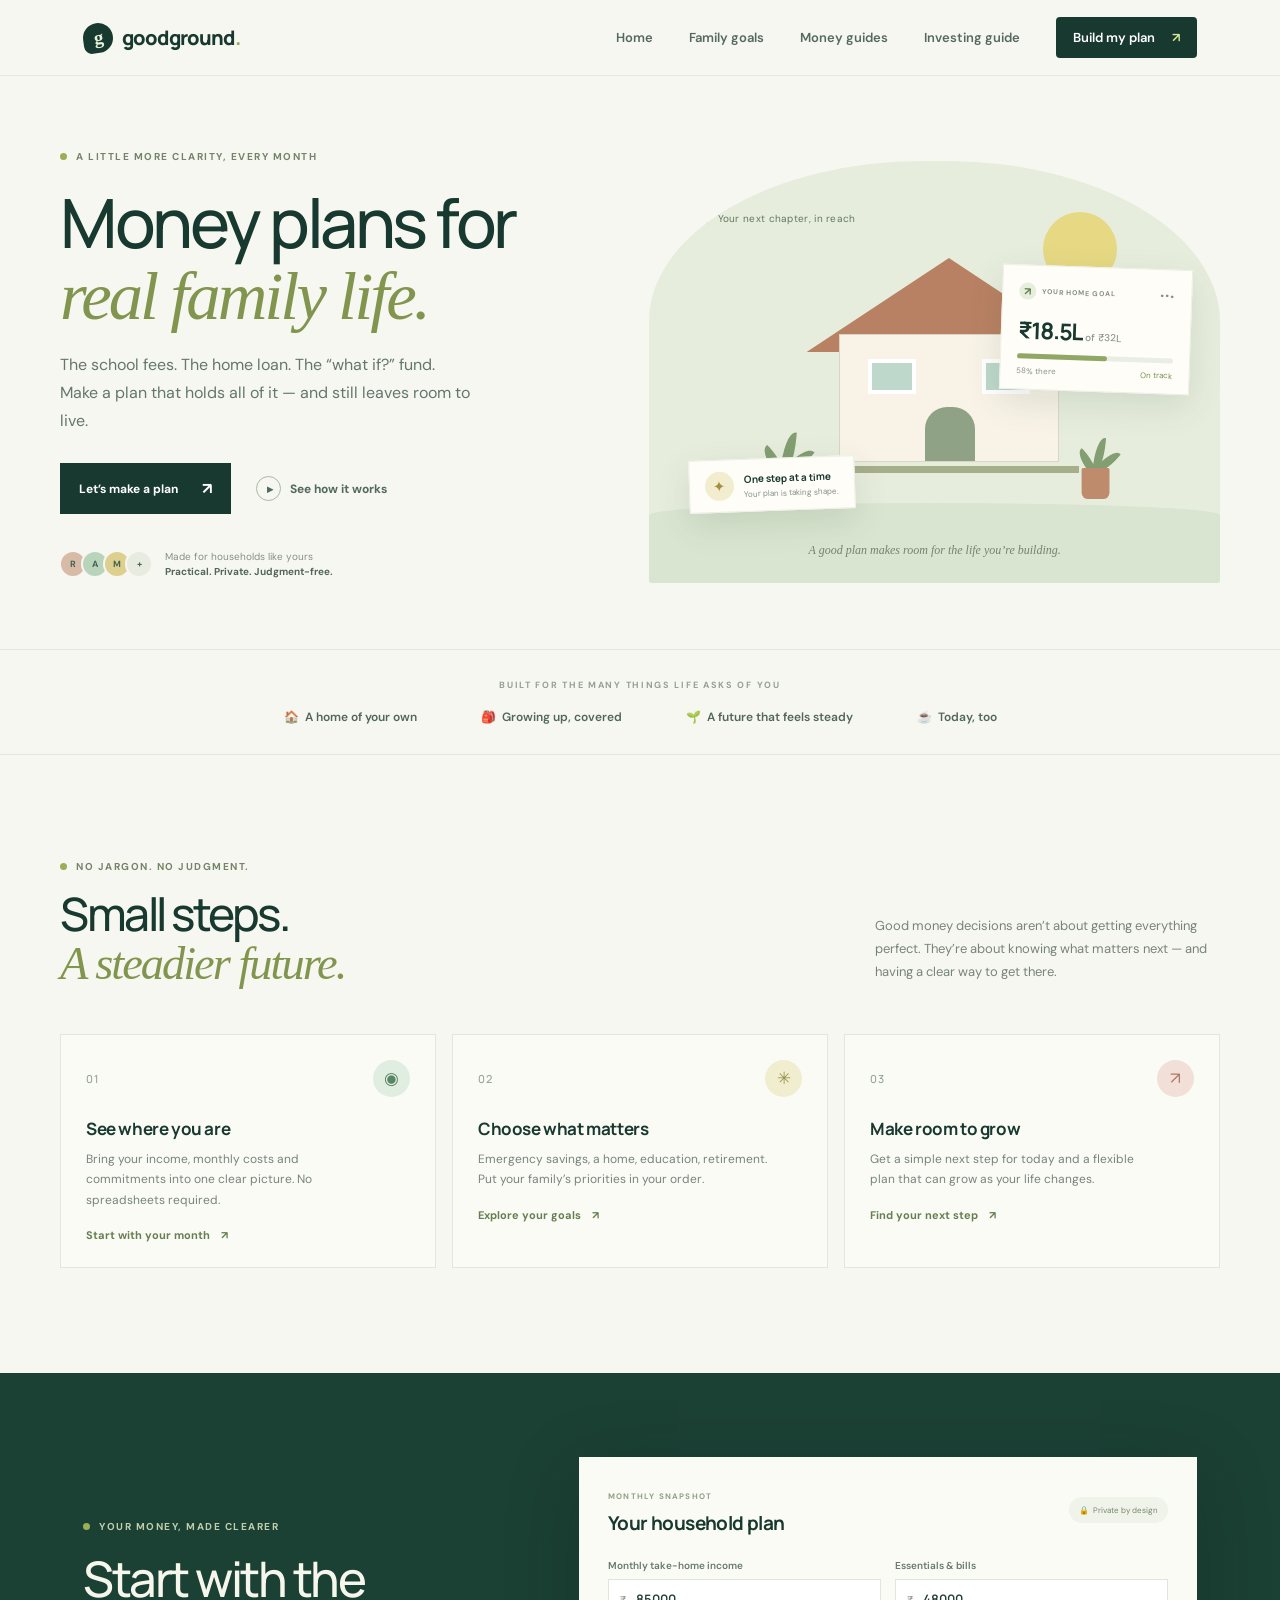
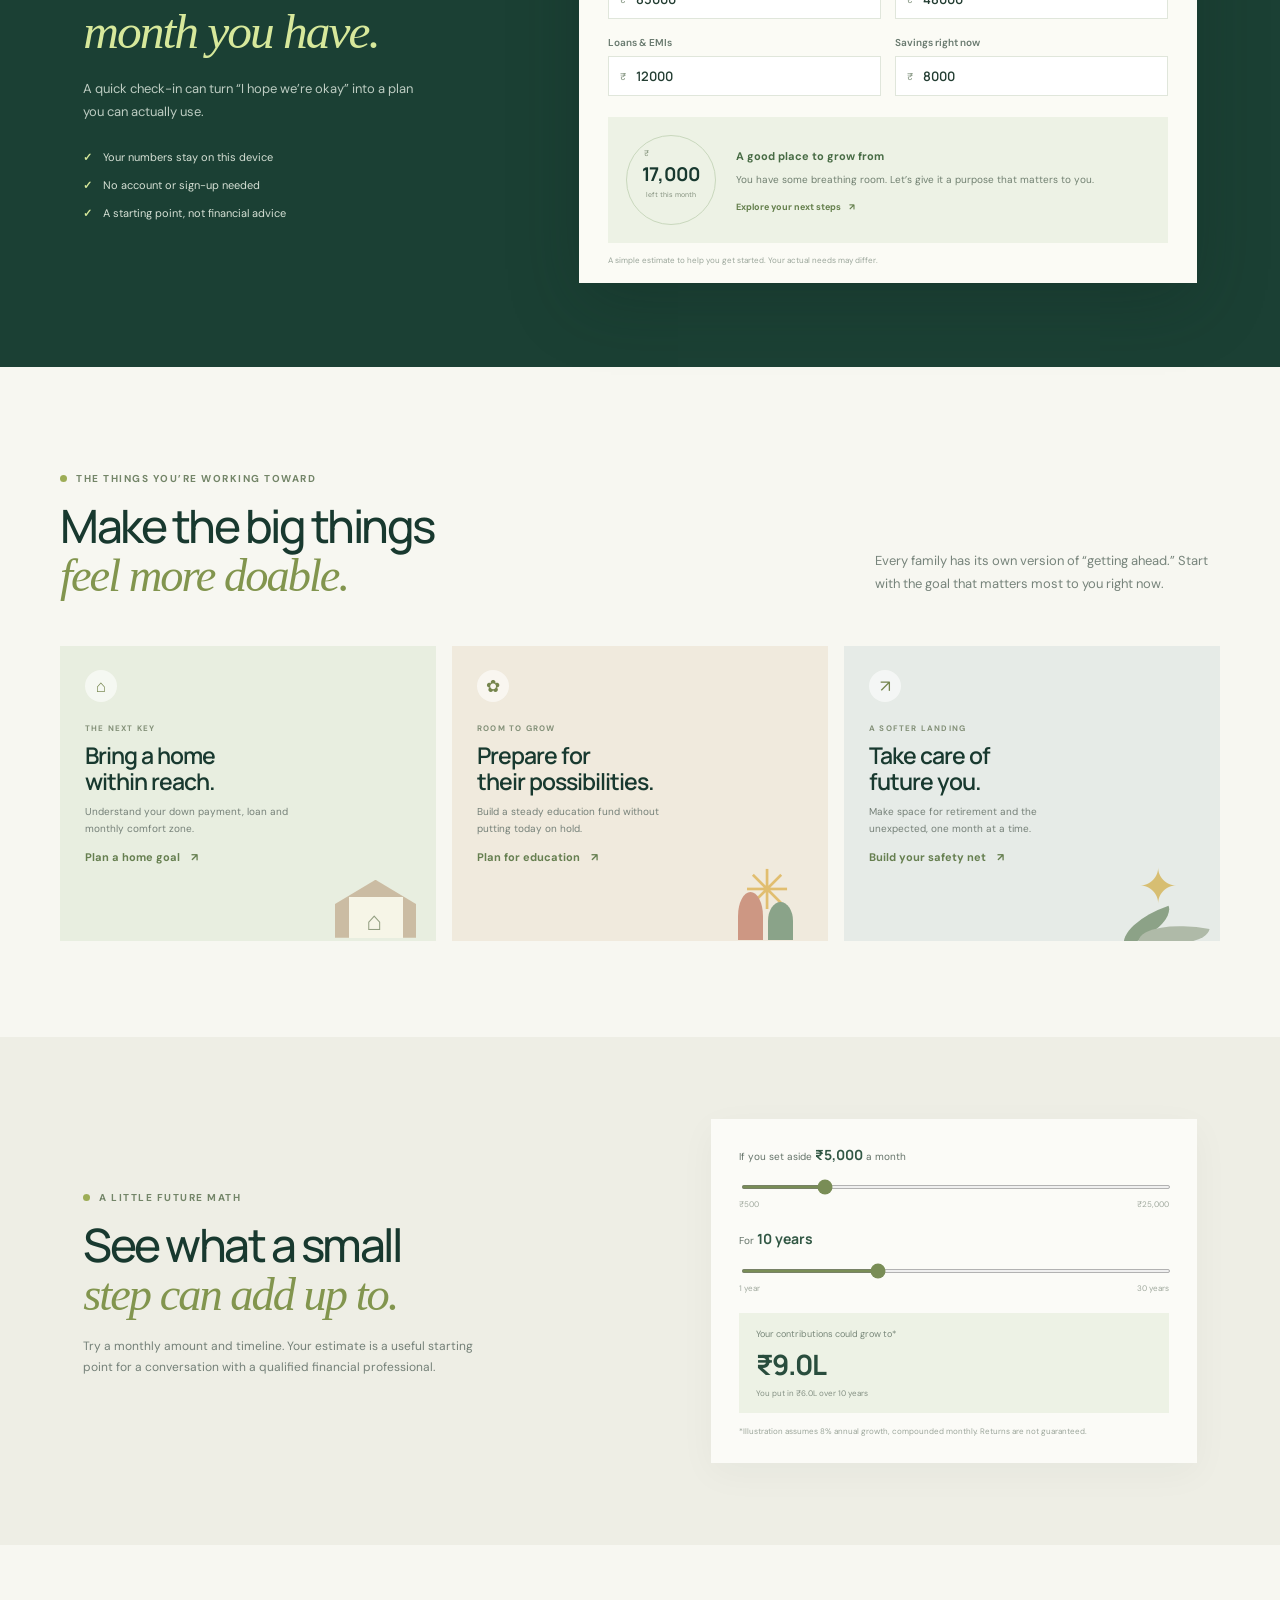
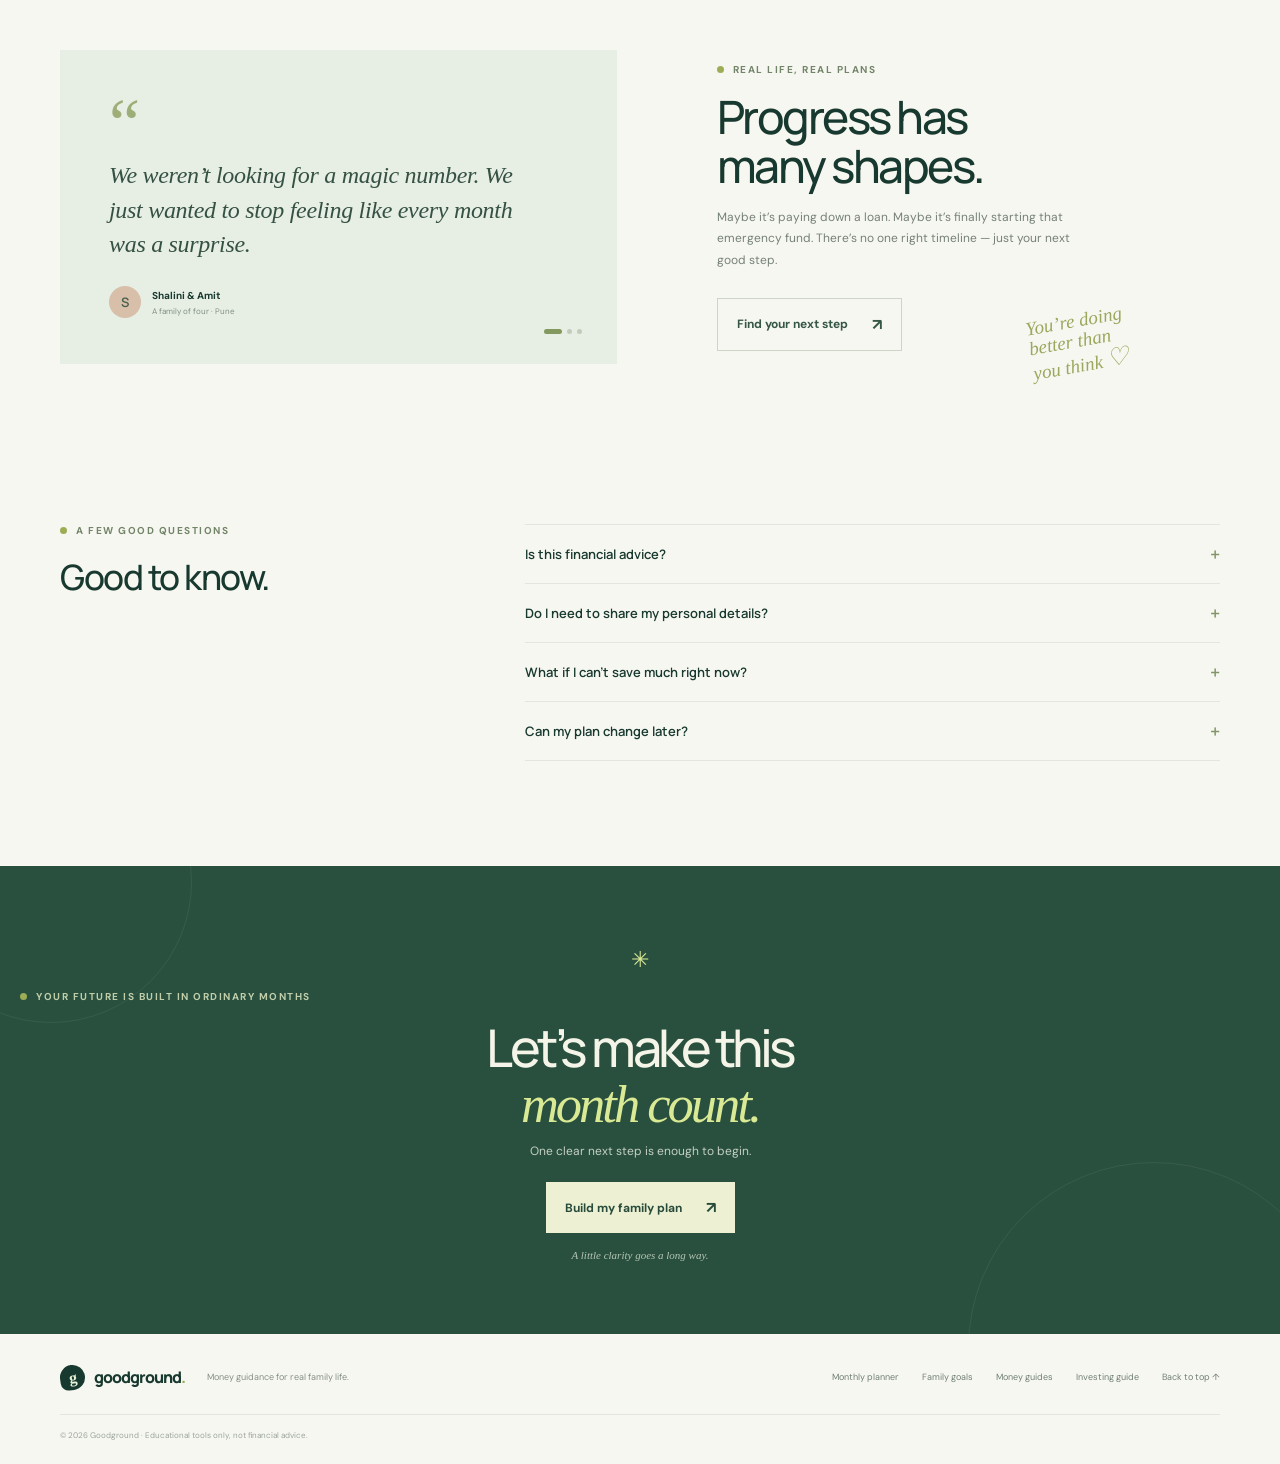
<file: index.html>
<!doctype html>
<html lang="en">
  <head>
    <meta charset="UTF-8" />
    <meta name="viewport" content="width=device-width, initial-scale=1.0" />
    <meta name="theme-color" content="#f7f7f1" />
    <meta name="description" content="Clear, practical money guidance for every season of family life. Build a budget, plan your goals and feel more confident about tomorrow." />
    <title>Goodground — money guidance for real life</title>
    <link rel="preconnect" href="https://fonts.googleapis.com" />
    <link rel="preconnect" href="https://fonts.gstatic.com" crossorigin />
    <link href="https://fonts.googleapis.com/css2?family=DM+Sans:wght@400;500;600;700&family=Manrope:wght@400;500;600;700;800&display=swap" rel="stylesheet" />
    <link rel="stylesheet" href="./styles.css" />
    <link rel="stylesheet" href="./pages.css" />
  </head>
  <body class="home-page">
    <header class="site-header">
      <a class="brand" href="#home" aria-label="Goodground home"><span class="brand-mark">g</span><span>goodground<span class="brand-period">.</span></span></a>
      <button class="menu-toggle" aria-label="Open navigation" aria-expanded="false"><span></span><span></span></button>
      <nav class="main-nav" aria-label="Main navigation">
        <a href="index.html" aria-current="page">Home</a><a href="goals.html">Family goals</a><a href="guides.html">Money guides</a><a href="investing.html">Investing guide</a>
        <a class="nav-cta" href="planner.html">Build my plan <span>↗</span></a>
      </nav>
    </header>

    <main>
      <section class="hero" id="home">
        <div class="hero-copy">
          <div class="eyebrow"><span class="eyebrow-dot"></span> A little more clarity, every month</div>
          <h1>Money plans for<br /><em>real family life.</em></h1>
          <p class="hero-intro">The school fees. The home loan. The “what if?” fund. Make a plan that holds all of it — and still leaves room to live.</p>
          <div class="hero-actions"><a class="button button-dark" href="#planner">Let’s make a plan <span>↗</span></a><a class="text-link" href="#how"><span class="play">▶</span> See how it works</a></div>
          <div class="hero-note"><div class="avatar-stack"><span>R</span><span>A</span><span>M</span><span>+</span></div><p>Made for households like yours<br /><strong>Practical. Private. Judgment-free.</strong></p></div>
        </div>
        <div class="hero-art" aria-label="Illustration of a family planning finances together">
          <div class="sun"></div><div class="art-label"><span class="label-icon">✳</span> Your next chapter, in reach</div>
          <div class="house"><div class="roof"></div><div class="house-body"><div class="window window-one"></div><div class="window window-two"></div><div class="door"></div></div><div class="house-base"></div></div>
          <div class="plant plant-one"><i></i><i></i><i></i><b></b></div><div class="plant plant-two"><i></i><i></i><i></i><b></b></div>
          <div class="note-card goal-card"><div class="mini-heading"><span class="tiny-icon">↗</span><span>YOUR HOME GOAL</span><span class="dots">···</span></div><strong>₹18.5L <small>of ₹32L</small></strong><div class="progress"><span style="width:58%"></span></div><div class="card-foot"><span>58% there</span><span>On track</span></div></div>
          <div class="note-card calm-card"><span class="calm-icon">✦</span><div><strong>One step at a time</strong><small>Your plan is taking shape.</small></div></div>
          <div class="art-caption">A good plan makes room for the life you’re building.</div>
        </div>
      </section>

      <section class="trust-strip"><p>BUILT FOR THE MANY THINGS LIFE ASKS OF YOU</p><div><span>🏠 &nbsp;A home of your own</span><span>🎒 &nbsp;Growing up, covered</span><span>🌱 &nbsp;A future that feels steady</span><span>☕ &nbsp;Today, too</span></div></section>

      <section class="how-section section-pad" id="how">
        <div class="section-heading"><div><div class="eyebrow"><span class="eyebrow-dot"></span> No jargon. No judgment.</div><h2>Small steps.<br /><em>A steadier future.</em></h2></div><p>Good money decisions aren’t about getting everything perfect. They’re about knowing what matters next — and having a clear way to get there.</p></div>
        <div class="steps-grid"><article class="step-card"><div class="step-top"><span class="step-num">01</span><span class="step-icon mint">◉</span></div><h3>See where you are</h3><p>Bring your income, monthly costs and commitments into one clear picture. No spreadsheets required.</p><a href="#planner">Start with your month <span>↗</span></a></article><article class="step-card"><div class="step-top"><span class="step-num">02</span><span class="step-icon yellow">✳</span></div><h3>Choose what matters</h3><p>Emergency savings, a home, education, retirement. Put your family’s priorities in your order.</p><a href="#toolkit">Explore your goals <span>↗</span></a></article><article class="step-card"><div class="step-top"><span class="step-num">03</span><span class="step-icon pink">↗</span></div><h3>Make room to grow</h3><p>Get a simple next step for today and a flexible plan that can grow as your life changes.</p><a href="#planner">Find your next step <span>↗</span></a></article></div>
      </section>

      <section class="planner-section" id="planner"><div class="planner-wrap"><div class="planner-copy"><div class="eyebrow light"><span class="eyebrow-dot"></span> Your money, made clearer</div><h2>Start with the<br /><em>month you have.</em></h2><p>A quick check-in can turn “I hope we’re okay” into a plan you can actually use.</p><div class="planner-points"><span><b>✓</b> Your numbers stay on this device</span><span><b>✓</b> No account or sign-up needed</span><span><b>✓</b> A starting point, not financial advice</span></div></div>
        <div class="planner-card"><div class="planner-card-head"><div><span class="micro-label">MONTHLY SNAPSHOT</span><h3>Your household plan</h3></div><span class="privacy-pill">🔒 &nbsp;Private by design</span></div><div class="fields-grid"><label>Monthly take-home income <span class="input-wrap"><b>₹</b><input id="income" type="number" min="0" value="85000" inputmode="numeric" aria-label="Monthly take-home income in rupees" /></span></label><label>Essentials & bills <span class="input-wrap"><b>₹</b><input id="essentials" type="number" min="0" value="48000" inputmode="numeric" aria-label="Monthly essentials and bills in rupees" /></span></label><label>Loans & EMIs <span class="input-wrap"><b>₹</b><input id="loans" type="number" min="0" value="12000" inputmode="numeric" aria-label="Monthly loans and EMIs in rupees" /></span></label><label>Savings right now <span class="input-wrap"><b>₹</b><input id="savings" type="number" min="0" value="8000" inputmode="numeric" aria-label="Monthly savings in rupees" /></span></label></div><div class="plan-result"><div class="result-ring"><span>₹</span><strong id="leftover">17,000</strong><small>left this month</small></div><div class="result-copy"><span class="result-status" id="status">A good place to grow from</span><p id="result-message">You have some breathing room. Let’s give it a purpose that matters to you.</p><a class="result-link" href="#toolkit">Explore your next steps <span>↗</span></a></div></div><p class="planner-disclaimer">A simple estimate to help you get started. Your actual needs may differ.</p></div></div></section>

      <section class="goals-section section-pad" id="toolkit"><div class="section-heading"><div><div class="eyebrow"><span class="eyebrow-dot"></span> The things you’re working toward</div><h2>Make the big things<br /><em>feel more doable.</em></h2></div><p>Every family has its own version of “getting ahead.” Start with the goal that matters most to you right now.</p></div><div class="goal-grid"><article class="goal-tile goal-home"><div class="tile-icon">⌂</div><div class="tile-meta">THE NEXT KEY</div><h3>Bring a home<br />within reach.</h3><p>Understand your down payment, loan and monthly comfort zone.</p><a href="#goal-calculator">Plan a home goal <span>↗</span></a><div class="tile-illustration home-illo"><div></div><span>⌂</span></div></article><article class="goal-tile goal-kids"><div class="tile-icon">✿</div><div class="tile-meta">ROOM TO GROW</div><h3>Prepare for<br />their possibilities.</h3><p>Build a steady education fund without putting today on hold.</p><a href="#goal-calculator">Plan for education <span>↗</span></a><div class="tile-illustration kids-illo"><span>✳</span><i></i><b></b></div></article><article class="goal-tile goal-future"><div class="tile-icon">↗</div><div class="tile-meta">A SOFTER LANDING</div><h3>Take care of<br />future you.</h3><p>Make space for retirement and the unexpected, one month at a time.</p><a href="#goal-calculator">Build your safety net <span>↗</span></a><div class="tile-illustration future-illo"><span>✦</span><i></i><b></b></div></article></div></section>

      <section class="goal-calculator" id="goal-calculator"><div class="calc-inner"><div><div class="eyebrow"><span class="eyebrow-dot"></span> A little future math</div><h2>See what a small<br /><em>step can add up to.</em></h2><p>Try a monthly amount and timeline. Your estimate is a useful starting point for a conversation with a qualified financial professional.</p></div><div class="calc-card"><label for="monthly-invest">If you set aside <strong id="monthly-label">₹5,000</strong> a month</label><input id="monthly-invest" type="range" min="500" max="25000" step="500" value="5000" /><div class="range-ends"><span>₹500</span><span>₹25,000</span></div><label for="years">For <strong id="years-label">10 years</strong></label><input id="years" type="range" min="1" max="30" step="1" value="10" /><div class="range-ends"><span>1 year</span><span>30 years</span></div><div class="calc-total"><span>Your contributions could grow to*</span><strong id="future-value">₹10.3L</strong><small id="contributed">You put in ₹6.0L over 10 years</small></div><p class="calc-note">*Illustration assumes 8% annual growth, compounded monthly. Returns are not guaranteed.</p></div></div></section>

      <section class="stories-section section-pad" id="stories"><div class="story-quote"><span class="quote-mark">“</span><blockquote>We weren’t looking for a magic number. We just wanted to stop feeling like every month was a surprise.</blockquote><div class="quote-person"><span class="quote-avatar">S</span><span><strong>Shalini & Amit</strong><small>A family of four · Pune</small></span></div><div class="story-dots"><i class="active"></i><i></i><i></i></div></div><div class="story-aside"><div class="eyebrow"><span class="eyebrow-dot"></span> Real life, real plans</div><h2>Progress has<br />many shapes.</h2><p>Maybe it’s paying down a loan. Maybe it’s finally starting that emergency fund. There’s no one right timeline — just your next good step.</p><a class="button button-outline" href="#planner">Find your next step <span>↗</span></a><div class="scribble">You’re doing<br />better than<br />you think <span>♡</span></div></div></section>

      <section class="faq-section section-pad"><div class="faq-head"><div class="eyebrow"><span class="eyebrow-dot"></span> A few good questions</div><h2>Good to know.</h2></div><div class="faq-list"><details><summary>Is this financial advice? <span>+</span></summary><p>Goodground offers educational tools and general information to help you organize your thinking. It is not personalized investment, tax, legal or insurance advice. For decisions about your specific situation, speak with a qualified professional.</p></details><details><summary>Do I need to share my personal details? <span>+</span></summary><p>No account is needed to use the planners on this page. The numbers you enter are processed in your browser and are not sent to a server.</p></details><details><summary>What if I can’t save much right now? <span>+</span></summary><p>That’s okay. A plan can start with understanding your essentials, building a small buffer, or reviewing one recurring cost. Progress is personal, and it doesn’t have to look the same for everyone.</p></details><details><summary>Can my plan change later? <span>+</span></summary><p>It should. Family priorities shift over time. Revisit your numbers when something changes — a new job, a move, a growing family, or a goal that matters more.</p></details></div></section>

      <section class="closing-cta"><div class="closing-sun">✳</div><div class="eyebrow light"><span class="eyebrow-dot"></span> Your future is built in ordinary months</div><h2>Let’s make this<br /><em>month count.</em></h2><p>One clear next step is enough to begin.</p><a class="button button-light" href="#planner">Build my family plan <span>↗</span></a><span class="closing-note">A little clarity goes a long way.</span></section>
    </main>
    <footer class="site-footer"><a class="brand" href="index.html"><span class="brand-mark">g</span><span>goodground<span class="brand-period">.</span></span></a><p>Money guidance for real family life.</p><div class="footer-links"><a href="planner.html">Monthly planner</a><a href="goals.html">Family goals</a><a href="guides.html">Money guides</a><a href="investing.html">Investing guide</a><a href="#home">Back to top ↑</a></div><small>© 2026 Goodground · Educational tools only, not financial advice.</small></footer>
    <script type="module" src="./src/main.js"></script>
  </body>
</html>
</file>
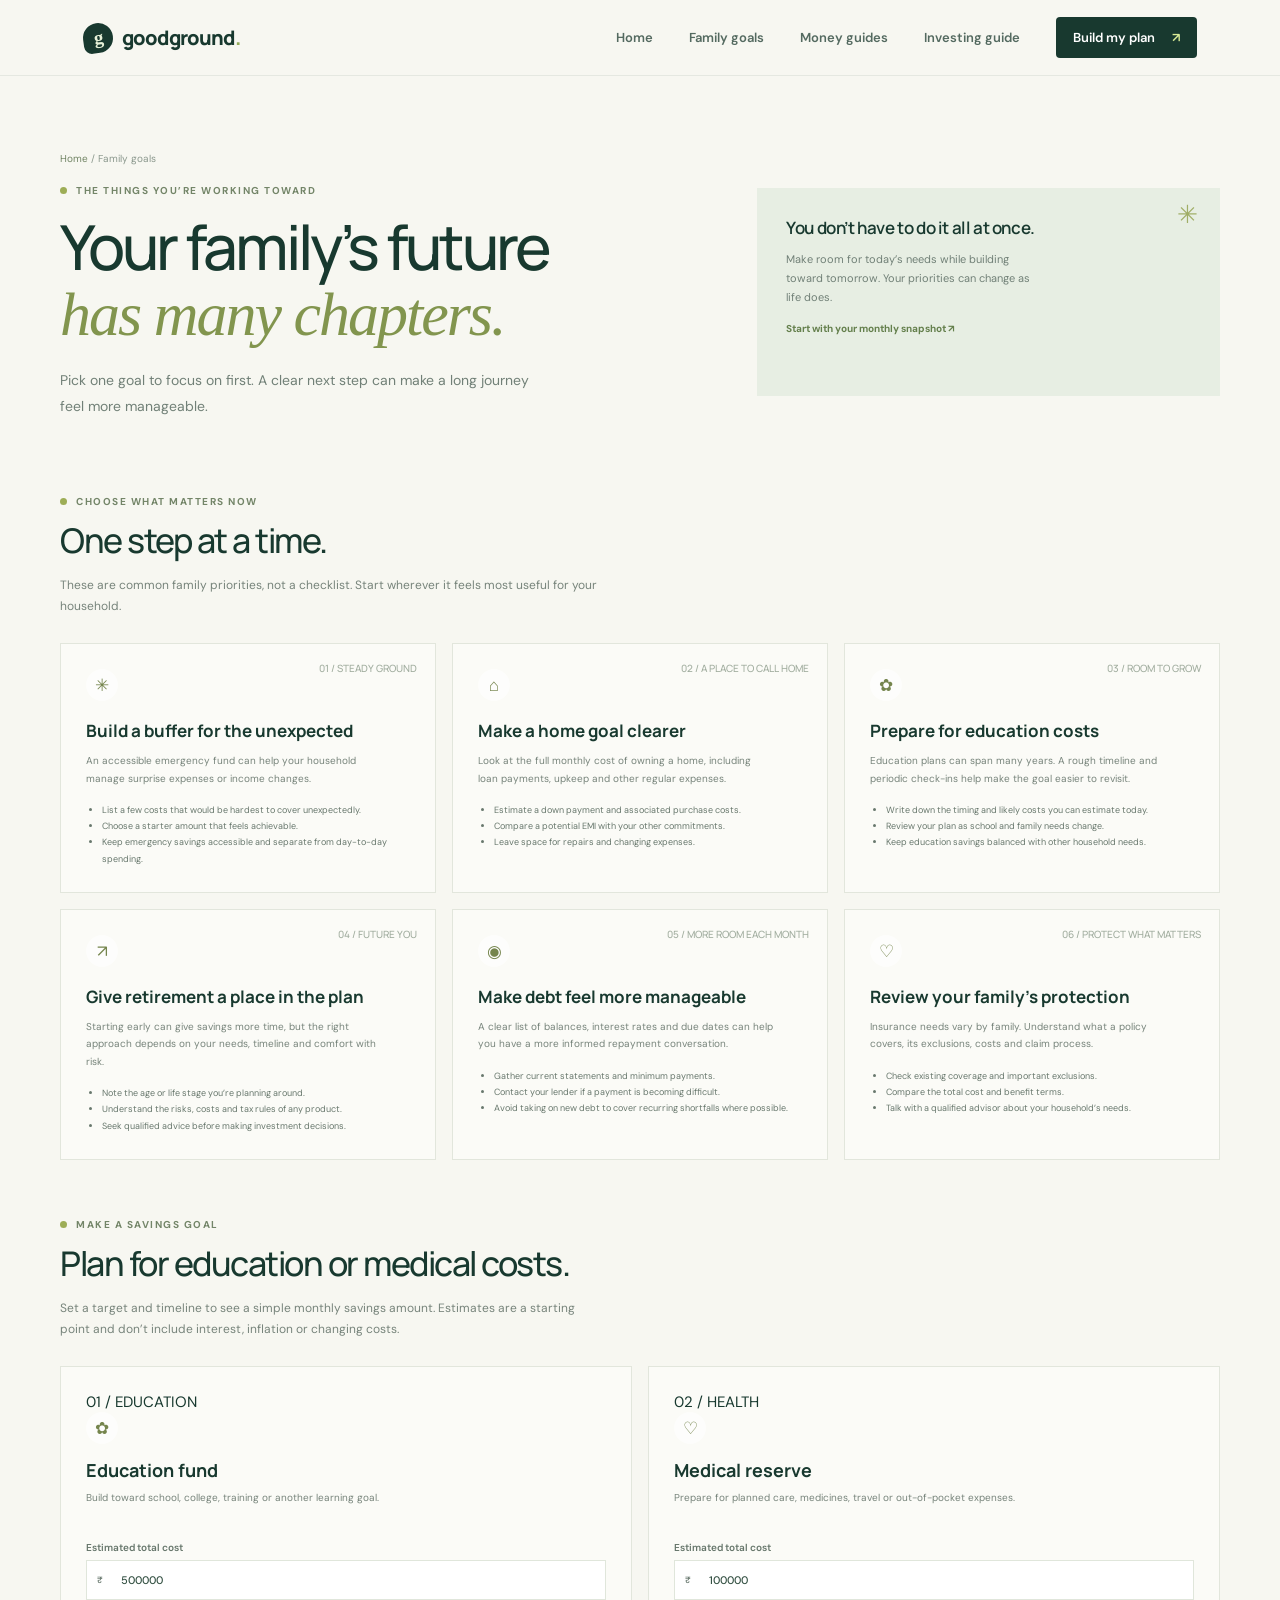
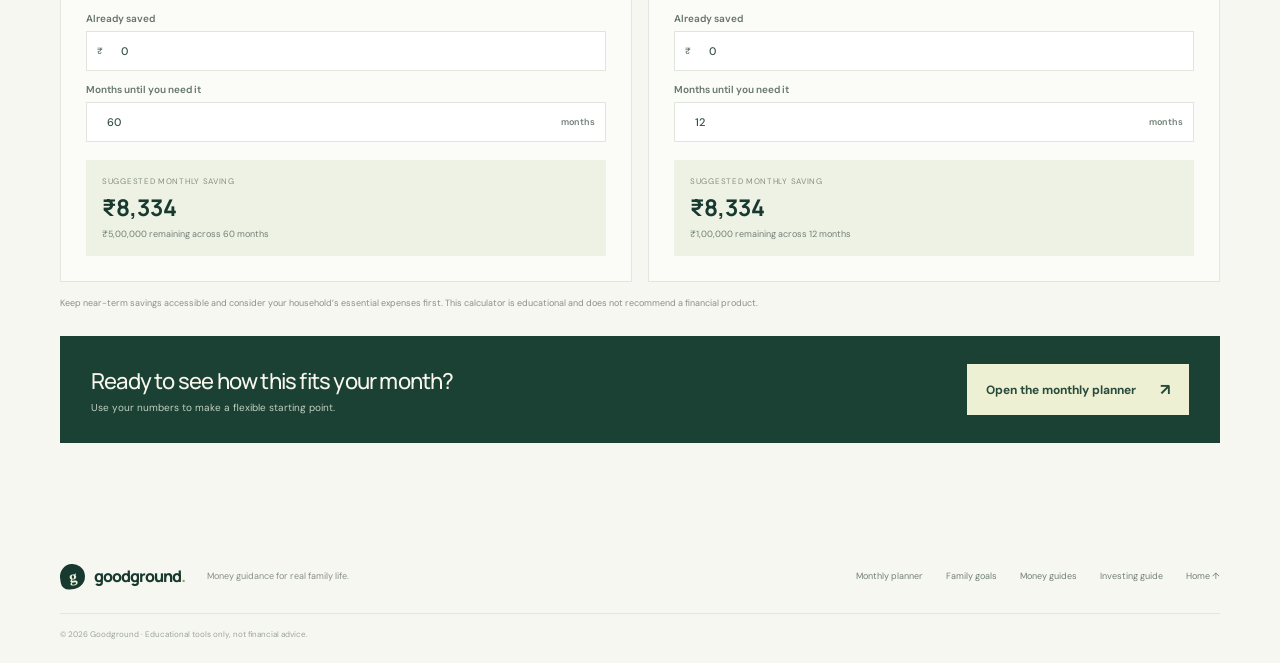
<file: goals.html>
<!doctype html>
<html lang="en">
  <head>
    <meta charset="UTF-8" /><meta name="viewport" content="width=device-width, initial-scale=1.0" />
    <meta name="description" content="Explore practical family money goals: an emergency buffer, a home, education and retirement." />
    <title>Family goals — Goodground</title>
    <link rel="preconnect" href="https://fonts.googleapis.com" /><link rel="preconnect" href="https://fonts.gstatic.com" crossorigin />
    <link href="https://fonts.googleapis.com/css2?family=DM+Sans:wght@400;500;600;700&family=Manrope:wght@400;500;600;700;800&display=swap" rel="stylesheet" />
    <link rel="stylesheet" href="styles.css" /><link rel="stylesheet" href="pages.css" />
  </head>
  <body>
    <header class="site-header"><a class="brand" href="index.html"><span class="brand-mark">g</span><span>goodground<span class="brand-period">.</span></span></a><button class="menu-toggle" aria-label="Open navigation" aria-expanded="false"><span></span><span></span></button><nav class="main-nav" aria-label="Main navigation"><a href="index.html">Home</a><a href="goals.html" aria-current="page">Family goals</a><a href="guides.html">Money guides</a><a href="investing.html">Investing guide</a><a class="nav-cta" href="planner.html">Build my plan <span>↗</span></a></nav></header>
    <main>
      <section class="interior-hero"><div><div class="breadcrumb"><a href="index.html">Home</a> / Family goals</div><div class="eyebrow"><span class="eyebrow-dot"></span> The things you’re working toward</div><h1>Your family’s future<br /><em>has many chapters.</em></h1><p>Pick one goal to focus on first. A clear next step can make a long journey feel more manageable.</p></div><aside class="hero-aside"><strong>You don’t have to do it all at once.</strong><p>Make room for today’s needs while building toward tomorrow. Your priorities can change as life does.</p><a href="planner.html">Start with your monthly snapshot ↗</a></aside></section>
      <section class="page-main"><div class="page-section-title"><div class="eyebrow"><span class="eyebrow-dot"></span> Choose what matters now</div><h2>One step at a time.</h2><p>These are common family priorities, not a checklist. Start wherever it feels most useful for your household.</p></div>
        <div class="goal-detail-grid">
          <article class="goal-detail"><span class="goal-number">01 / STEADY GROUND</span><div class="tile-icon">✳</div><h3>Build a buffer for the unexpected</h3><p>An accessible emergency fund can help your household manage surprise expenses or income changes.</p><ul><li>List a few costs that would be hardest to cover unexpectedly.</li><li>Choose a starter amount that feels achievable.</li><li>Keep emergency savings accessible and separate from day-to-day spending.</li></ul></article>
          <article class="goal-detail"><span class="goal-number">02 / A PLACE TO CALL HOME</span><div class="tile-icon">⌂</div><h3>Make a home goal clearer</h3><p>Look at the full monthly cost of owning a home, including loan payments, upkeep and other regular expenses.</p><ul><li>Estimate a down payment and associated purchase costs.</li><li>Compare a potential EMI with your other commitments.</li><li>Leave space for repairs and changing expenses.</li></ul></article>
          <article class="goal-detail"><span class="goal-number">03 / ROOM TO GROW</span><div class="tile-icon">✿</div><h3>Prepare for education costs</h3><p>Education plans can span many years. A rough timeline and periodic check-ins help make the goal easier to revisit.</p><ul><li>Write down the timing and likely costs you can estimate today.</li><li>Review your plan as school and family needs change.</li><li>Keep education savings balanced with other household needs.</li></ul></article>
          <article class="goal-detail"><span class="goal-number">04 / FUTURE YOU</span><div class="tile-icon">↗</div><h3>Give retirement a place in the plan</h3><p>Starting early can give savings more time, but the right approach depends on your needs, timeline and comfort with risk.</p><ul><li>Note the age or life stage you’re planning around.</li><li>Understand the risks, costs and tax rules of any product.</li><li>Seek qualified advice before making investment decisions.</li></ul></article>
          <article class="goal-detail"><span class="goal-number">05 / MORE ROOM EACH MONTH</span><div class="tile-icon">◉</div><h3>Make debt feel more manageable</h3><p>A clear list of balances, interest rates and due dates can help you have a more informed repayment conversation.</p><ul><li>Gather current statements and minimum payments.</li><li>Contact your lender if a payment is becoming difficult.</li><li>Avoid taking on new debt to cover recurring shortfalls where possible.</li></ul></article>
          <article class="goal-detail"><span class="goal-number">06 / PROTECT WHAT MATTERS</span><div class="tile-icon">♡</div><h3>Review your family’s protection</h3><p>Insurance needs vary by family. Understand what a policy covers, its exclusions, costs and claim process.</p><ul><li>Check existing coverage and important exclusions.</li><li>Compare the total cost and benefit terms.</li><li>Talk with a qualified advisor about your household’s needs.</li></ul></article>
        </div>
        <section class="goal-savings" aria-labelledby="goal-savings-title">
          <div class="page-section-title"><div class="eyebrow"><span class="eyebrow-dot"></span> Make a savings goal</div><h2 id="goal-savings-title">Plan for education or medical costs.</h2><p>Set a target and timeline to see a simple monthly savings amount. Estimates are a starting point and don’t include interest, inflation or changing costs.</p></div>
          <div class="goal-savings-grid">
            <form class="goal-savings-card" data-goal-savings="education">
              <span class="goal-number">01 / EDUCATION</span><div class="tile-icon">✿</div><h3>Education fund</h3><p>Build toward school, college, training or another learning goal.</p>
              <label>Estimated total cost <span class="input-wrap"><span>₹</span><input name="target" type="number" min="1" step="1000" value="500000" inputmode="numeric" aria-label="Education estimated total cost in rupees" required /></span></label>
              <label>Already saved <span class="input-wrap"><span>₹</span><input name="saved" type="number" min="0" step="1000" value="0" inputmode="numeric" aria-label="Education amount already saved in rupees" /></span></label>
              <label>Months until you need it <span class="input-wrap"><input name="months" type="number" min="1" max="600" step="1" value="60" inputmode="numeric" aria-label="Months until education funds are needed" required /><span>months</span></span></label>
              <div class="goal-savings-result" aria-live="polite"><span>Suggested monthly saving</span><strong data-monthly>₹8,334</strong><small data-remaining>₹5,00,000 left over 60 months</small></div>
            </form>
            <form class="goal-savings-card" data-goal-savings="medical">
              <span class="goal-number">02 / HEALTH</span><div class="tile-icon">♡</div><h3>Medical reserve</h3><p>Prepare for planned care, medicines, travel or out-of-pocket expenses.</p>
              <label>Estimated total cost <span class="input-wrap"><span>₹</span><input name="target" type="number" min="1" step="1000" value="100000" inputmode="numeric" aria-label="Medical estimated total cost in rupees" required /></span></label>
              <label>Already saved <span class="input-wrap"><span>₹</span><input name="saved" type="number" min="0" step="1000" value="0" inputmode="numeric" aria-label="Medical amount already saved in rupees" /></span></label>
              <label>Months until you need it <span class="input-wrap"><input name="months" type="number" min="1" max="600" step="1" value="12" inputmode="numeric" aria-label="Months until medical funds are needed" required /><span>months</span></span></label>
              <div class="goal-savings-result" aria-live="polite"><span>Suggested monthly saving</span><strong data-monthly>₹8,334</strong><small data-remaining>₹1,00,000 left over 12 months</small></div>
            </form>
          </div>
          <p class="goal-savings-note">Keep near-term savings accessible and consider your household’s essential expenses first. This calculator is educational and does not recommend a financial product.</p>
        </section>
        <div class="priority-band"><div><h3>Ready to see how this fits your month?</h3><p>Use your numbers to make a flexible starting point.</p></div><a class="button" href="planner.html">Open the monthly planner <span>↗</span></a></div>
      </section>
    </main>
    <footer class="site-footer"><a class="brand" href="index.html"><span class="brand-mark">g</span><span>goodground<span class="brand-period">.</span></span></a><p>Money guidance for real family life.</p><div class="footer-links"><a href="planner.html">Monthly planner</a><a href="goals.html">Family goals</a><a href="guides.html">Money guides</a><a href="investing.html">Investing guide</a><a href="index.html">Home ↑</a></div><small>© 2026 Goodground · Educational tools only, not financial advice.</small></footer>
    <script type="module" src="src/site.js"></script>
    <script type="module" src="src/goals.js"></script>
  </body>
</html>
</file>
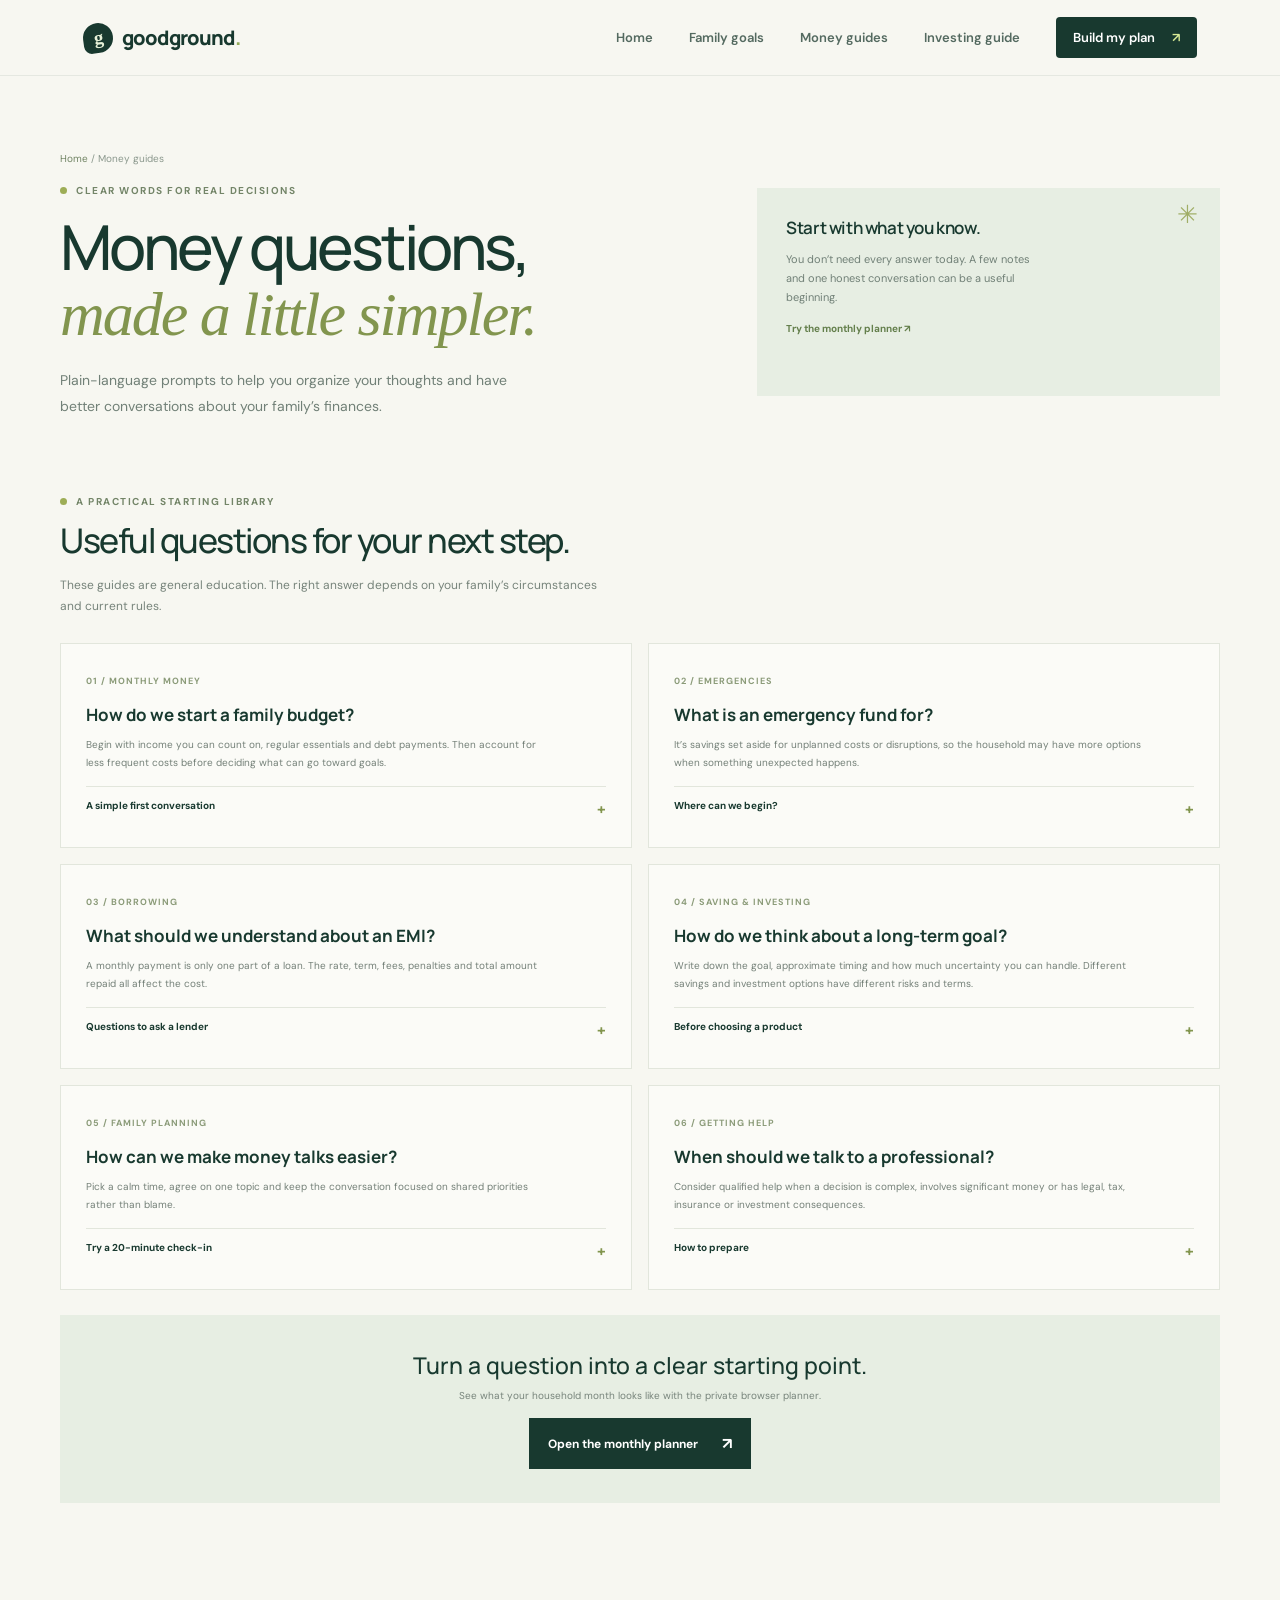
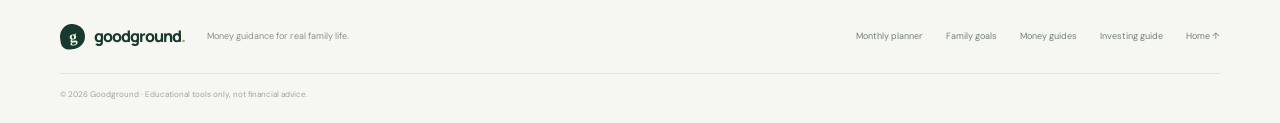
<file: guides.html>
<!doctype html>
<html lang="en">
  <head>
    <meta charset="UTF-8" /><meta name="viewport" content="width=device-width, initial-scale=1.0" />
    <meta name="description" content="Plain-language starting points for household budgeting, emergency savings, loans and family money conversations." />
    <title>Money guides — Goodground</title>
    <link rel="preconnect" href="https://fonts.googleapis.com" /><link rel="preconnect" href="https://fonts.gstatic.com" crossorigin />
    <link href="https://fonts.googleapis.com/css2?family=DM+Sans:wght@400;500;600;700&family=Manrope:wght@400;500;600;700;800&display=swap" rel="stylesheet" />
    <link rel="stylesheet" href="styles.css" /><link rel="stylesheet" href="pages.css" />
  </head>
  <body>
    <header class="site-header"><a class="brand" href="index.html"><span class="brand-mark">g</span><span>goodground<span class="brand-period">.</span></span></a><button class="menu-toggle" aria-label="Open navigation" aria-expanded="false"><span></span><span></span></button><nav class="main-nav" aria-label="Main navigation"><a href="index.html">Home</a><a href="goals.html">Family goals</a><a href="guides.html" aria-current="page">Money guides</a><a href="investing.html">Investing guide</a><a class="nav-cta" href="planner.html">Build my plan <span>↗</span></a></nav></header>
    <main>
      <section class="interior-hero"><div><div class="breadcrumb"><a href="index.html">Home</a> / Money guides</div><div class="eyebrow"><span class="eyebrow-dot"></span> Clear words for real decisions</div><h1>Money questions,<br /><em>made a little simpler.</em></h1><p>Plain-language prompts to help you organize your thoughts and have better conversations about your family’s finances.</p></div><aside class="hero-aside"><strong>Start with what you know.</strong><p>You don’t need every answer today. A few notes and one honest conversation can be a useful beginning.</p><a href="planner.html">Try the monthly planner ↗</a></aside></section>
      <section class="page-main"><div class="page-section-title"><div class="eyebrow"><span class="eyebrow-dot"></span> A practical starting library</div><h2>Useful questions for your next step.</h2><p>These guides are general education. The right answer depends on your family’s circumstances and current rules.</p></div>
        <div class="guide-grid">
          <article class="guide-card"><span class="guide-number">01 / MONTHLY MONEY</span><h3>How do we start a family budget?</h3><p>Begin with income you can count on, regular essentials and debt payments. Then account for less frequent costs before deciding what can go toward goals.</p><details><summary>A simple first conversation</summary><p>What bills are fixed? Which costs change month to month? What annual expenses surprised us last year? Which goal matters most for the next few months? Keep the first pass approximate and revisit it after a month.</p></details></article>
          <article class="guide-card"><span class="guide-number">02 / EMERGENCIES</span><h3>What is an emergency fund for?</h3><p>It’s savings set aside for unplanned costs or disruptions, so the household may have more options when something unexpected happens.</p><details><summary>Where can we begin?</summary><p>Identify one or two realistic surprise expenses and choose a first savings milestone. Consider accessibility, safety and any applicable account terms. Your ideal amount depends on income stability, dependents and commitments.</p></details></article>
          <article class="guide-card"><span class="guide-number">03 / BORROWING</span><h3>What should we understand about an EMI?</h3><p>A monthly payment is only one part of a loan. The rate, term, fees, penalties and total amount repaid all affect the cost.</p><details><summary>Questions to ask a lender</summary><p>Is the rate fixed or variable? What fees apply? How can the rate or payment change? Are there prepayment charges? What happens if a payment is late? Read the current loan documents and ask the lender to clarify terms before signing.</p></details></article>
          <article class="guide-card"><span class="guide-number">04 / SAVING & INVESTING</span><h3>How do we think about a long-term goal?</h3><p>Write down the goal, approximate timing and how much uncertainty you can handle. Different savings and investment options have different risks and terms.</p><details><summary>Before choosing a product</summary><p>Understand possible loss, liquidity, fees, tax treatment and whether returns are guaranteed. Verify providers and product details through official sources, and consider an appropriately qualified financial professional.</p></details></article>
          <article class="guide-card"><span class="guide-number">05 / FAMILY PLANNING</span><h3>How can we make money talks easier?</h3><p>Pick a calm time, agree on one topic and keep the conversation focused on shared priorities rather than blame.</p><details><summary>Try a 20-minute check-in</summary><p>What went well this month? What felt tight? Is there a bill or goal coming up? What is one small action we can take together? Write down the action and a date to review it.</p></details></article>
          <article class="guide-card"><span class="guide-number">06 / GETTING HELP</span><h3>When should we talk to a professional?</h3><p>Consider qualified help when a decision is complex, involves significant money or has legal, tax, insurance or investment consequences.</p><details><summary>How to prepare</summary><p>Gather current statements, list your questions and ask about qualifications, fees, conflicts of interest and the scope of advice. Never share passwords, OTPs or account access codes.</p></details></article>
        </div>
        <div class="page-cta"><h3>Turn a question into a clear starting point.</h3><p>See what your household month looks like with the private browser planner.</p><a class="button" href="planner.html">Open the monthly planner <span>↗</span></a></div>
      </section>
    </main>
    <footer class="site-footer"><a class="brand" href="index.html"><span class="brand-mark">g</span><span>goodground<span class="brand-period">.</span></span></a><p>Money guidance for real family life.</p><div class="footer-links"><a href="planner.html">Monthly planner</a><a href="goals.html">Family goals</a><a href="guides.html">Money guides</a><a href="investing.html">Investing guide</a><a href="index.html">Home ↑</a></div><small>© 2026 Goodground · Educational tools only, not financial advice.</small></footer>
    <script type="module" src="src/site.js"></script>
  </body>
</html>
</file>
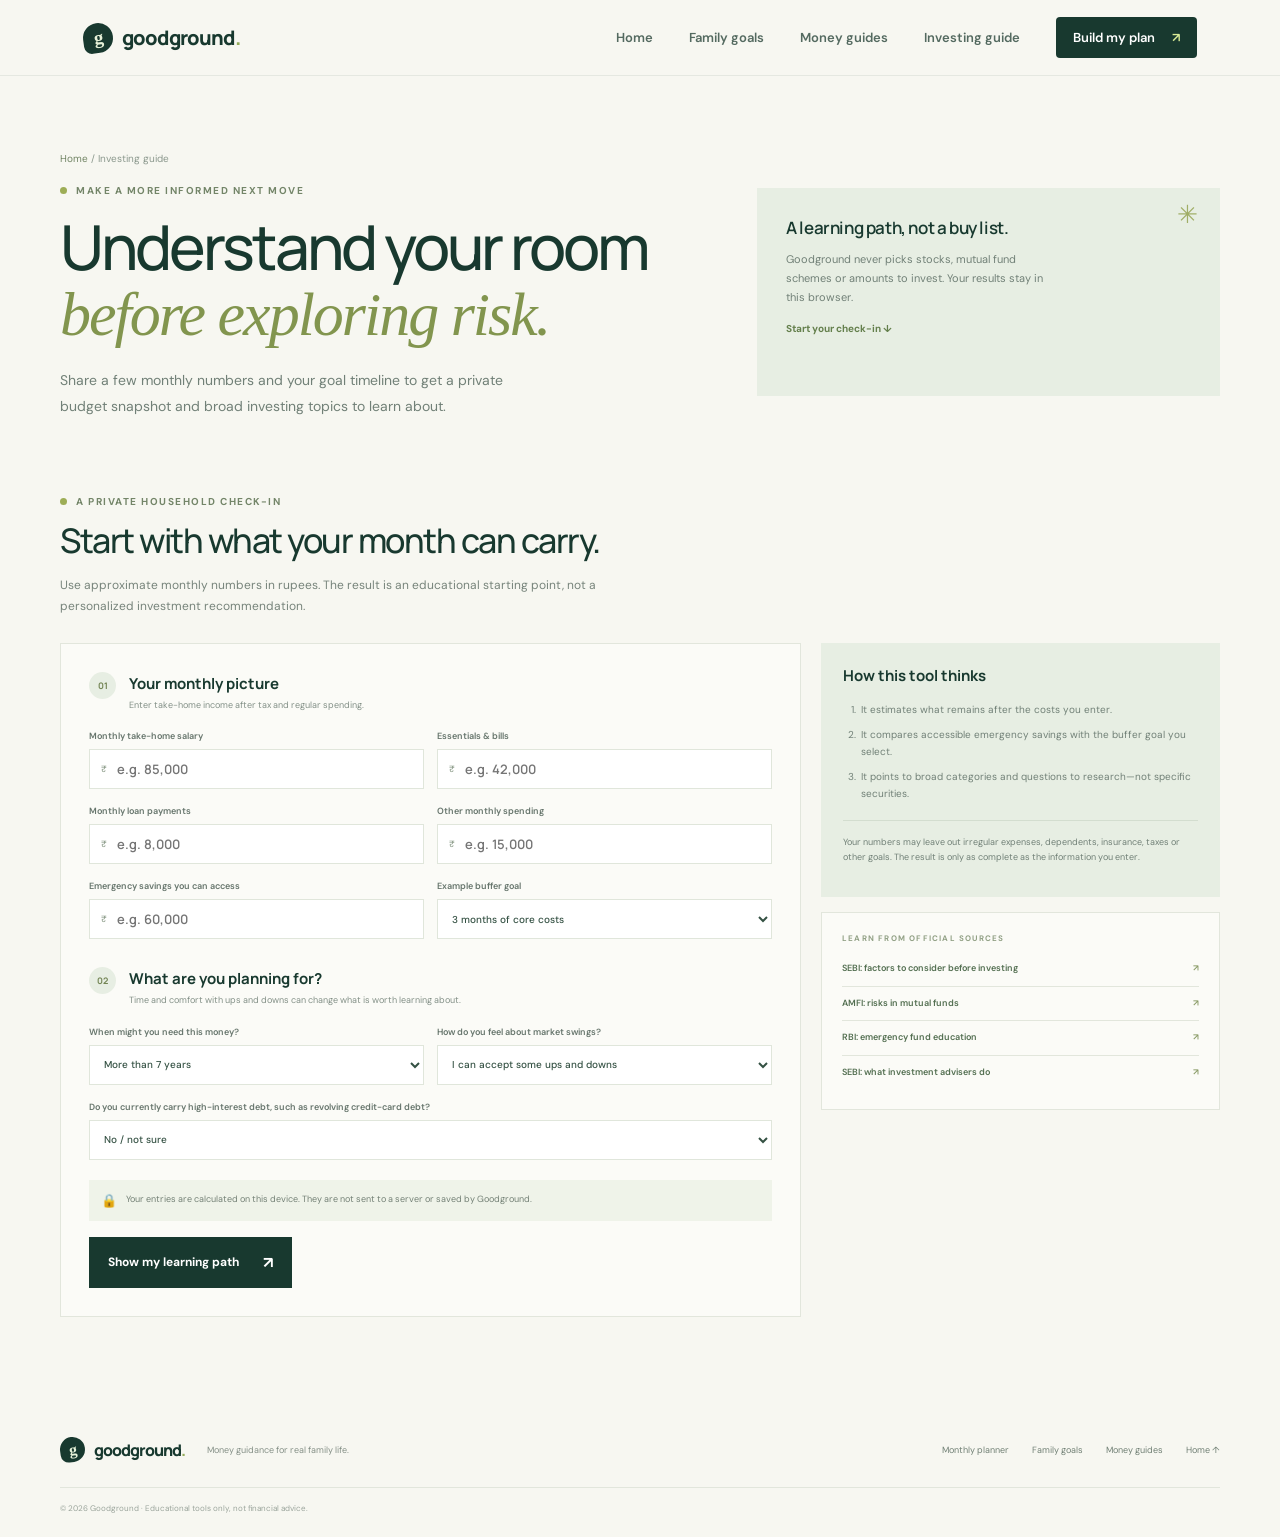
<file: investing.html>
<!doctype html>
<html lang="en">
  <head>
    <meta charset="UTF-8" /><meta name="viewport" content="width=device-width, initial-scale=1.0" />
    <meta name="description" content="Explore a private, educational salary and budget calculator with broad investing topics to research—not stock or fund picks." />
    <title>Investing learning path — Goodground</title>
    <link rel="preconnect" href="https://fonts.googleapis.com" /><link rel="preconnect" href="https://fonts.gstatic.com" crossorigin />
    <link href="https://fonts.googleapis.com/css2?family=DM+Sans:wght@400;500;600;700&family=Manrope:wght@400;500;600;700;800&display=swap" rel="stylesheet" />
    <link rel="stylesheet" href="styles.css" /><link rel="stylesheet" href="pages.css" />
  </head>
  <body>
    <header class="site-header"><a class="brand" href="index.html"><span class="brand-mark">g</span><span>goodground<span class="brand-period">.</span></span></a><button class="menu-toggle" aria-label="Open navigation" aria-expanded="false"><span></span><span></span></button><nav class="main-nav" aria-label="Main navigation"><a href="index.html">Home</a><a href="goals.html">Family goals</a><a href="guides.html">Money guides</a><a href="investing.html" aria-current="page">Investing guide</a><a class="nav-cta" href="planner.html">Build my plan <span>↗</span></a></nav></header>
    <main>
      <section class="interior-hero invest-hero"><div><div class="breadcrumb"><a href="index.html">Home</a> / Investing guide</div><div class="eyebrow"><span class="eyebrow-dot"></span> Make a more informed next move</div><h1>Understand your room<br /><em>before exploring risk.</em></h1><p>Share a few monthly numbers and your goal timeline to get a private budget snapshot and broad investing topics to learn about.</p></div><aside class="hero-aside"><strong>A learning path, not a buy list.</strong><p>Goodground never picks stocks, mutual fund schemes or amounts to invest. Your results stay in this browser.</p><a href="#investing-check">Start your check-in ↓</a></aside></section>

      <section class="page-main invest-main" id="investing-check">
        <div class="page-section-title"><div class="eyebrow"><span class="eyebrow-dot"></span> A private household check-in</div><h2>Start with what your month can carry.</h2><p>Use approximate monthly numbers in rupees. The result is an educational starting point, not a personalized investment recommendation.</p></div>
        <div class="invest-layout">
          <form class="invest-form" id="invest-form">
            <div class="invest-form-section"><span class="form-step">01</span><div><h3>Your monthly picture</h3><p>Enter take-home income after tax and regular spending.</p></div></div>
            <div class="planner-fields invest-fields">
              <label>Monthly take-home salary <span class="input-wrap"><b>₹</b><input id="salary" type="number" min="1" step="500" placeholder="e.g. 85,000" required inputmode="numeric" /></span></label>
              <label>Essentials & bills <span class="input-wrap"><b>₹</b><input id="essentials" type="number" min="0" step="500" placeholder="e.g. 42,000" required inputmode="numeric" /></span></label>
              <label>Monthly loan payments <span class="input-wrap"><b>₹</b><input id="debt-payments" type="number" min="0" step="500" placeholder="e.g. 8,000" required inputmode="numeric" /></span></label>
              <label>Other monthly spending <span class="input-wrap"><b>₹</b><input id="other-spending" type="number" min="0" step="500" placeholder="e.g. 15,000" required inputmode="numeric" /></span></label>
              <label>Emergency savings you can access <span class="input-wrap"><b>₹</b><input id="emergency-savings" type="number" min="0" step="1000" placeholder="e.g. 60,000" required inputmode="numeric" /></span></label>
              <label>Example buffer goal <select id="buffer-months"><option value="3" selected>3 months of core costs</option><option value="6">6 months of core costs</option><option value="9">9 months of core costs</option></select></label>
            </div>
            <div class="invest-form-section second-step"><span class="form-step">02</span><div><h3>What are you planning for?</h3><p>Time and comfort with ups and downs can change what is worth learning about.</p></div></div>
            <div class="planner-fields invest-fields">
              <label>When might you need this money?<select id="time-horizon"><option value="short">Within 3 years</option><option value="medium">In 3–7 years</option><option value="long" selected>More than 7 years</option></select></label>
              <label>How do you feel about market swings?<select id="risk-comfort"><option value="low">I prefer steadier values</option><option value="medium" selected>I can accept some ups and downs</option><option value="high">I can tolerate larger fluctuations</option></select></label>
              <label class="full-field">Do you currently carry high-interest debt, such as revolving credit-card debt?<select id="high-interest-debt"><option value="no" selected>No / not sure</option><option value="yes">Yes</option></select></label>
            </div>
            <div class="privacy-note"><span>🔒</span><p>Your entries are calculated on this device. They are not sent to a server or saved by Goodground.</p></div>
            <button class="button button-dark calculate-button" type="submit">Show my learning path <span>↗</span></button>
          </form>

          <aside class="invest-side"><div class="side-note"><h3>How this tool thinks</h3><ol><li>It estimates what remains after the costs you enter.</li><li>It compares accessible emergency savings with the buffer goal you select.</li><li>It points to broad categories and questions to research—not specific securities.</li></ol><p class="disclaimer">Your numbers may leave out irregular expenses, dependents, insurance, taxes or other goals. The result is only as complete as the information you enter.</p></div><div class="official-links"><span class="micro-label">LEARN FROM OFFICIAL SOURCES</span><a href="https://investor.sebi.gov.in/investment-thingsbeforeinv.html" target="_blank" rel="noreferrer">SEBI: factors to consider before investing <span>↗</span></a><a href="https://www.amfiindia.com/investor/knowledge-center-info?zoneName=riskInMutualFunds" target="_blank" rel="noreferrer">AMFI: risks in mutual funds <span>↗</span></a><a href="https://www.rbi.org.in/FinancialEducation/content/I%20Can%20Do_RBI.pdf" target="_blank" rel="noreferrer">RBI: emergency fund education <span>↗</span></a><a href="https://investor.sebi.gov.in/investment_advisor.html" target="_blank" rel="noreferrer">SEBI: what investment advisers do <span>↗</span></a></div></aside>
        </div>

        <section class="invest-results" id="invest-results" aria-live="polite" hidden>
          <div class="results-heading"><div><div class="eyebrow"><span class="eyebrow-dot"></span> Your educational snapshot</div><h2>Here’s a place to begin.</h2><p id="result-intro"></p></div><button id="edit-inputs" type="button" class="edit-link">Edit my numbers ↑</button></div>
          <div class="result-metrics"><article><span>AFTER LISTED COSTS</span><strong id="monthly-balance">₹0</strong><small>Monthly balance estimate, before any unlisted or irregular costs</small></article><article><span>EMERGENCY COVERAGE</span><strong id="coverage-months">0 months</strong><small id="buffer-gap"></small></article><article><span>EXAMPLE BUFFER GOAL</span><strong id="buffer-target">₹0</strong><small id="buffer-status"></small></article></div>
          <div class="learning-path" id="learning-path"></div>
          <div class="stock-note"><div class="tile-icon">↗</div><div><h3>Curious about individual stocks?</h3><p>Stocks can fall sharply and a few shares do not provide broad diversification. Learn the basics of diversification, price volatility and company research before making decisions. This tool does not provide stock tips, tickers or buy/sell calls.</p><a href="https://investor.sebi.gov.in/investment-thingsbeforeinv.html" target="_blank" rel="noreferrer">Read SEBI’s investor guide ↗</a></div></div>
          <p class="invest-disclaimer">This is general financial education, not personalized investment, tax, legal or insurance advice. It does not recommend any product, allocation or transaction. Investments can lose value; mutual funds are not guaranteed or insured products. Consider speaking with a SEBI-registered investment adviser for advice based on your full circumstances.</p>
        </section>
      </section>
    </main>
    <footer class="site-footer"><a class="brand" href="index.html"><span class="brand-mark">g</span><span>goodground<span class="brand-period">.</span></span></a><p>Money guidance for real family life.</p><div class="footer-links"><a href="planner.html">Monthly planner</a><a href="goals.html">Family goals</a><a href="guides.html">Money guides</a><a href="index.html">Home ↑</a></div><small>© 2026 Goodground · Educational tools only, not financial advice.</small></footer>
    <script type="module" src="src/investing.js"></script>
  </body>
</html>
</file>
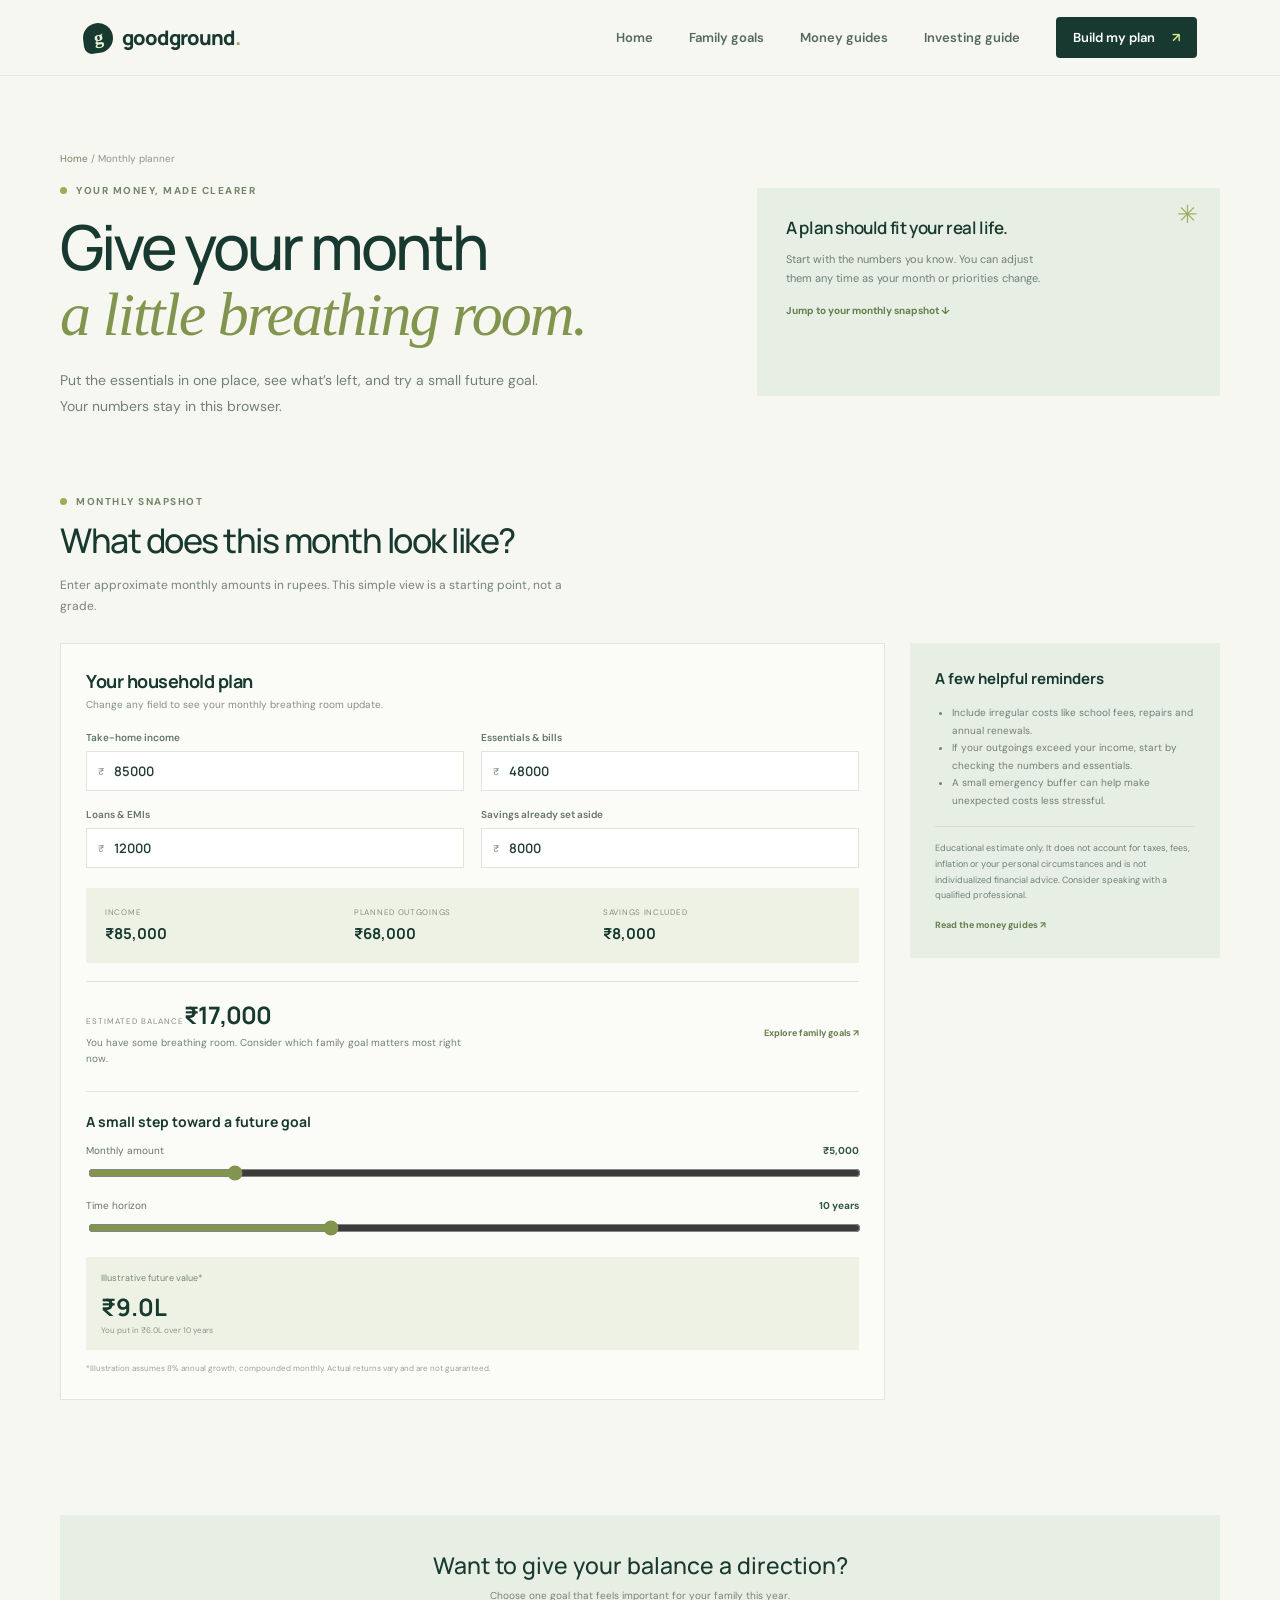
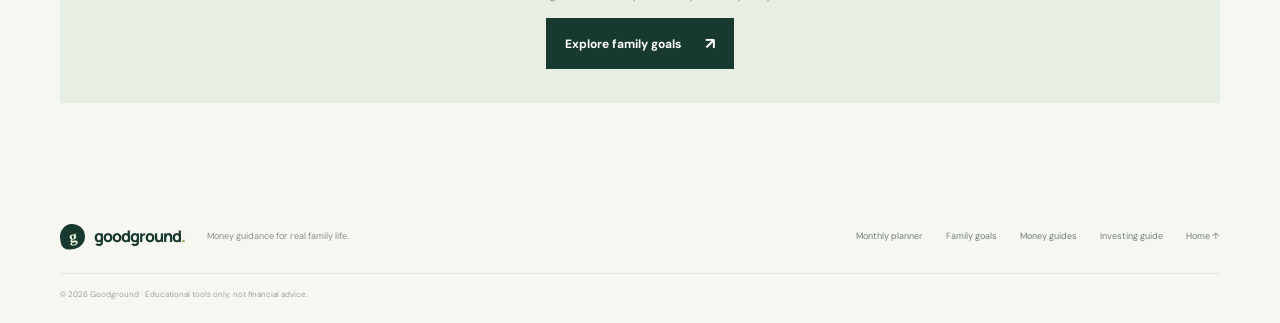
<file: planner.html>
<!doctype html>
<html lang="en">
  <head>
    <meta charset="UTF-8" />
    <meta name="viewport" content="width=device-width, initial-scale=1.0" />
    <meta name="description" content="Build a simple monthly household budget and explore an illustrative savings projection with Goodground." />
    <title>Monthly planner — Goodground</title>
    <link rel="preconnect" href="https://fonts.googleapis.com" /><link rel="preconnect" href="https://fonts.gstatic.com" crossorigin />
    <link href="https://fonts.googleapis.com/css2?family=DM+Sans:wght@400;500;600;700&family=Manrope:wght@400;500;600;700;800&display=swap" rel="stylesheet" />
    <link rel="stylesheet" href="styles.css" /><link rel="stylesheet" href="pages.css" />
  </head>
  <body>
    <header class="site-header"><a class="brand" href="index.html"><span class="brand-mark">g</span><span>goodground<span class="brand-period">.</span></span></a><button class="menu-toggle" aria-label="Open navigation" aria-expanded="false"><span></span><span></span></button><nav class="main-nav" aria-label="Main navigation"><a href="index.html">Home</a><a href="goals.html">Family goals</a><a href="guides.html">Money guides</a><a href="investing.html">Investing guide</a><a class="nav-cta" href="planner.html" aria-current="page">Build my plan <span>↗</span></a></nav></header>
    <main>
      <section class="interior-hero"><div><div class="breadcrumb"><a href="index.html">Home</a> / Monthly planner</div><div class="eyebrow"><span class="eyebrow-dot"></span> Your money, made clearer</div><h1>Give your month<br /><em>a little breathing room.</em></h1><p>Put the essentials in one place, see what’s left, and try a small future goal. Your numbers stay in this browser.</p></div><aside class="hero-aside"><strong>A plan should fit your real life.</strong><p>Start with the numbers you know. You can adjust them any time as your month or priorities change.</p><a href="#monthly-plan">Jump to your monthly snapshot ↓</a></aside></section>
      <section class="page-main" id="monthly-plan"><div class="page-section-title"><div class="eyebrow"><span class="eyebrow-dot"></span> Monthly snapshot</div><h2>What does this month look like?</h2><p>Enter approximate monthly amounts in rupees. This simple view is a starting point, not a grade.</p></div>
        <div class="planner-layout"><div class="planner-form"><h2>Your household plan</h2><p>Change any field to see your monthly breathing room update.</p><div class="planner-fields">
          <label>Take-home income<span class="input-wrap"><b>₹</b><input id="income" type="number" min="0" value="85000" inputmode="numeric" aria-label="Monthly take-home income in rupees" /></span></label>
          <label>Essentials & bills<span class="input-wrap"><b>₹</b><input id="essentials" type="number" min="0" value="48000" inputmode="numeric" aria-label="Monthly essentials and bills in rupees" /></span></label>
          <label>Loans & EMIs<span class="input-wrap"><b>₹</b><input id="loans" type="number" min="0" value="12000" inputmode="numeric" aria-label="Monthly loans and EMIs in rupees" /></span></label>
          <label>Savings already set aside<span class="input-wrap"><b>₹</b><input id="savings" type="number" min="0" value="8000" inputmode="numeric" aria-label="Monthly savings in rupees" /></span></label>
        </div><div class="planner-breakdown"><div class="breakdown-item"><span>Income</span><strong id="income-total">₹85,000</strong></div><div class="breakdown-item"><span>Planned outgoings</span><strong id="outgoing-total">₹68,000</strong></div><div class="breakdown-item"><span>Savings included</span><strong id="savings-total">₹8,000</strong></div></div><div class="planner-summary"><div><span class="summary-label">ESTIMATED BALANCE</span><strong id="balance" aria-live="polite">₹17,000</strong><p id="budget-message">You have some breathing room. Consider which family goal matters most right now.</p></div><a class="result-link" href="goals.html">Explore family goals ↗</a></div>
          <div class="projection-box"><h3>A small step toward a future goal</h3><label for="monthly-invest">Monthly amount <strong id="monthly-label">₹5,000</strong></label><input id="monthly-invest" type="range" min="500" max="25000" step="500" value="5000" /><label for="years">Time horizon <strong id="years-label">10 years</strong></label><input id="years" type="range" min="1" max="30" step="1" value="10" /><div class="projection-result"><span>Illustrative future value*</span><strong id="future-value">₹10.3L</strong><small id="contributed">You put in ₹6.0L over 10 years</small></div><p class="calc-note">*Illustration assumes 8% annual growth, compounded monthly. Actual returns vary and are not guaranteed.</p></div>
        </div><aside class="side-note"><h3>A few helpful reminders</h3><ul><li>Include irregular costs like school fees, repairs and annual renewals.</li><li>If your outgoings exceed your income, start by checking the numbers and essentials.</li><li>A small emergency buffer can help make unexpected costs less stressful.</li></ul><p class="disclaimer">Educational estimate only. It does not account for taxes, fees, inflation or your personal circumstances and is not individualized financial advice. Consider speaking with a qualified professional.</p><a class="result-link" href="guides.html">Read the money guides ↗</a></aside></div>
      </section>
      <section class="page-main" style="padding-top:0"><div class="page-cta"><h3>Want to give your balance a direction?</h3><p>Choose one goal that feels important for your family this year.</p><a class="button" href="goals.html">Explore family goals <span>↗</span></a></div></section>
    </main>
    <footer class="site-footer"><a class="brand" href="index.html"><span class="brand-mark">g</span><span>goodground<span class="brand-period">.</span></span></a><p>Money guidance for real family life.</p><div class="footer-links"><a href="planner.html">Monthly planner</a><a href="goals.html">Family goals</a><a href="guides.html">Money guides</a><a href="investing.html">Investing guide</a><a href="index.html">Home ↑</a></div><small>© 2026 Goodground · Educational tools only, not financial advice.</small></footer>
    <script type="module" src="src/planner.js"></script>
  </body>
</html>
</file>
<file: styles.css>
:root{--paper:#f7f7f1;--ink:#18392f;--ink2:#23483c;--muted:#6d7f75;--line:#e2e6dc;--mint:#cfe5d5;--lime:#d9eb96;--serif:Georgia,'Times New Roman',serif;--sans:'DM Sans',Arial,sans-serif;--display:'Manrope',var(--sans)}
*{box-sizing:border-box}html{scroll-behavior:smooth;scroll-padding-top:82px}body{margin:0;background:var(--paper);color:var(--ink);font-family:var(--sans);font-size:15px;-webkit-font-smoothing:antialiased}a{color:inherit;text-decoration:none}button,input{font:inherit}.site-header{height:76px;padding:0 max(calc((100vw - 1160px)/2),6.5%);display:flex;align-items:center;justify-content:space-between;border-bottom:1px solid rgba(24,57,47,.08);position:sticky;top:0;z-index:10;background:rgba(247,247,241,.95);backdrop-filter:blur(14px)}.brand{font:800 20px var(--display);letter-spacing:-1px;display:flex;align-items:center;gap:9px}.brand-mark{width:30px;height:30px;border-radius:50% 50% 50% 8px;background:var(--ink);color:#e7f2d9;display:grid;place-items:center;font:700 19px var(--serif);transform:rotate(-8deg)}.brand-period{color:#94ac5a}.main-nav{display:flex;align-items:center;gap:36px;color:#546a60;font-size:13px;font-weight:600}.main-nav>a:not(.nav-cta):hover,.footer-links a:hover{color:#97a74e}.nav-cta{background:var(--ink);color:white;padding:12px 17px;border-radius:4px}.nav-cta span{margin-left:14px;color:#d9eb96}.menu-toggle{display:none}.hero{max-width:1160px;margin:auto;min-height:555px;padding:74px 0 55px;display:grid;grid-template-columns:1fr 1.07fr;align-items:center;gap:56px}.hero-copy{padding:0 0 15px}.eyebrow{display:flex;align-items:center;gap:9px;color:#738568;font-size:10px;font-weight:700;letter-spacing:1.5px;text-transform:uppercase}.eyebrow-dot{width:7px;height:7px;border-radius:50%;background:#9dad56;display:inline-block}.hero h1,.section-heading h2,.planner-copy h2,.goal-calculator h2,.story-aside h2,.closing-cta h2{font:500 clamp(44px,5.4vw,68px)/1.05 var(--display);letter-spacing:-3.5px;margin:24px 0 20px}.hero h1 em,.section-heading h2 em,.planner-copy h2 em,.goal-calculator h2 em,.closing-cta h2 em{font:italic 500 1.01em/1 var(--serif);letter-spacing:-3px;color:#82954e}.hero-intro{max-width:410px;color:#64776c;font-size:16px;line-height:1.75;margin:0}.hero-actions{display:flex;align-items:center;gap:25px;margin:28px 0 35px}.button{display:inline-flex;align-items:center;gap:24px;padding:15px 19px;font-size:12px;font-weight:700;transition:.2s}.button span{font-size:16px}.button-dark{background:var(--ink);color:white}.button-dark:hover{background:#305747;transform:translateY(-2px)}.text-link{font-size:12px;font-weight:700;color:#52695d;display:flex;align-items:center;gap:9px}.play{width:25px;height:25px;border:1px solid #aab8a6;border-radius:50%;display:grid;place-items:center;font-size:8px;padding-left:2px}.hero-note{display:flex;align-items:center;gap:12px}.avatar-stack{display:flex;padding-left:5px}.avatar-stack span{width:28px;height:28px;border:2px solid var(--paper);border-radius:50%;background:#d7bba7;display:grid;place-items:center;margin-left:-6px;font-size:9px;font-weight:700;color:#456154}.avatar-stack span:nth-child(2){background:#b8d5bc}.avatar-stack span:nth-child(3){background:#ddcf8e}.avatar-stack span:nth-child(4){background:#e8ebe0}.hero-note p{margin:0;color:#859187;font-size:10px;line-height:1.5}.hero-note strong{color:#52665b;font-size:10px}.hero-art{height:422px;position:relative;background:#e7eddd;overflow:hidden;border-radius:48% 48% 3px 3px / 38% 38% 3px 3px}.hero-art:after{content:'';position:absolute;bottom:0;left:0;right:0;height:19%;background:#d9e5d0;border-radius:50% 50% 0 0/15% 15% 0 0}.sun{position:absolute;right:18%;top:12%;width:74px;height:74px;background:#e7d984;border-radius:50%}.art-label{position:absolute;left:8%;top:11%;z-index:2;font-size:10px;color:#607862;letter-spacing:.3px}.label-icon{color:#a1ab5b;font-size:18px;vertical-align:middle;margin-right:4px}.house{position:absolute;z-index:1;left:31%;top:23%;width:43%;height:53%}.roof{position:absolute;left:-8%;top:0;width:116%;height:42%;background:#b98163;clip-path:polygon(50% 0,100% 100%,0 100%)}.house-body{position:absolute;top:34%;left:5%;width:90%;height:57%;background:#f8f3e6;border:1px solid #d9d6c7}.window{position:absolute;top:19%;width:22%;height:28%;background:#bed8cb;border:4px solid #fff}.window-one{left:13%}.window-two{right:13%}.door{position:absolute;bottom:0;left:39%;width:23%;height:43%;background:#90a285;border-radius:22px 22px 0 0}.house-base{position:absolute;bottom:4%;left:-3%;width:106%;height:7px;background:#a7ae8a}.plant{position:absolute;z-index:2;bottom:18%;width:47px;height:88px}.plant-one{left:19%}.plant-two{right:18%;transform:scale(.82)}.plant i{position:absolute;bottom:31px;left:22px;width:13px;height:36px;background:#839e70;border-radius:90% 0 90% 0;transform-origin:bottom}.plant i:nth-child(1){transform:rotate(-42deg)}.plant i:nth-child(2){transform:rotate(5deg);height:44px}.plant i:nth-child(3){transform:rotate(40deg)}.plant b{position:absolute;bottom:0;left:9px;width:34px;height:38px;background:#bf8b6d;border-radius:2px 2px 8px 8px}.note-card{position:absolute;z-index:4;background:#fffdf7;box-shadow:0 12px 35px #294b351f;border:1px solid #edf0e7}.goal-card{top:25%;right:5%;width:190px;padding:15px 16px 13px;transform:rotate(2deg)}.mini-heading{display:flex;align-items:center;gap:6px;font-size:7px;color:#839084;letter-spacing:.8px;font-weight:700}.tiny-icon{width:17px;height:17px;background:#e6efdc;border-radius:50%;display:grid;place-items:center;color:#667c4f;font-size:11px}.dots{margin-left:auto;font-size:16px;letter-spacing:1px}.goal-card>strong{font:700 23px var(--display);display:block;margin:12px 0 8px;letter-spacing:-1px}.goal-card small{font:500 10px var(--sans);color:#8a968b;letter-spacing:0}.progress{height:5px;background:#e8eee4;border-radius:10px}.progress span{display:block;height:100%;background:#91a864;border-radius:10px}.card-foot{display:flex;justify-content:space-between;margin-top:7px;font-size:8px;color:#879486}.card-foot span:last-child{color:#779252}.calm-card{left:7%;bottom:17%;display:flex;gap:10px;align-items:center;padding:11px 15px;transform:rotate(-2deg)}.calm-icon{width:29px;height:29px;display:grid;place-items:center;background:#f2edcf;border-radius:50%;color:#a48e3f}.calm-card strong,.calm-card small{display:block}.calm-card strong{font:700 10px var(--display)}.calm-card small{font-size:8px;color:#829087;margin-top:3px}.art-caption{position:absolute;z-index:3;bottom:6%;width:100%;text-align:center;color:#72836f;font:italic 12px var(--serif)}.trust-strip{padding:29px 6%;border-top:1px solid var(--line);border-bottom:1px solid var(--line);text-align:center}.trust-strip>p{color:#94a095;font-size:9px;letter-spacing:1.7px;font-weight:700;margin:0 0 18px}.trust-strip>div{display:flex;justify-content:center;gap:64px;color:#52665a;font-size:12px;font-weight:600}.section-pad{max-width:1160px;margin:auto;padding:105px 0}.section-heading{display:flex;justify-content:space-between;align-items:end;margin-bottom:46px}.section-heading h2,.goal-calculator h2,.story-aside h2{font-size:46px;letter-spacing:-2.5px;margin:17px 0 0}.section-heading h2 em,.goal-calculator h2 em{letter-spacing:-2px}.section-heading>p{max-width:345px;line-height:1.8;color:#77847b;margin:0 0 4px;font-size:13px}.steps-grid{display:grid;grid-template-columns:repeat(3,1fr);gap:16px}.step-card{border:1px solid var(--line);padding:25px 25px 23px;min-height:224px;background:#fbfbf6}.step-top{display:flex;align-items:center;justify-content:space-between}.step-num{color:#94a194;font:500 11px var(--display);letter-spacing:1px}.step-icon{width:37px;height:37px;border-radius:50%;display:grid;place-items:center;font-size:17px}.mint{background:#e0eee1;color:#5a8666}.yellow{background:#f1edcf;color:#9e9148}.pink{background:#f2dfd8;color:#b17a66}.step-card h3{font:700 17px var(--display);letter-spacing:-.4px;margin:20px 0 9px}.step-card p{font-size:12px;line-height:1.7;color:#77847b;margin:0;max-width:290px}.step-card>a,.goal-tile>a{display:inline-block;margin-top:18px;color:#667f50;font-size:11px;font-weight:700}.step-card>a span,.goal-tile>a span{margin-left:8px}.planner-section{background:#1b4034;color:#f6f6ed;padding:84px max(calc((100vw - 1160px)/2),6.5%)}.planner-wrap{max-width:1160px;margin:auto;display:grid;grid-template-columns:.8fr 1.2fr;gap:84px;align-items:center}.light{color:#c0cfaa}.planner-copy h2{font-size:49px;letter-spacing:-2.5px;margin:20px 0}.planner-copy h2 em{color:#d7e89b;letter-spacing:-2px}.planner-copy>p{color:#bdccc2;line-height:1.8;font-size:13px;max-width:330px}.planner-points{display:grid;gap:14px;margin-top:27px;color:#d6e0d5;font-size:11px}.planner-points b{color:#d7e89b;margin-right:8px}.planner-card{background:#fbfbf5;color:var(--ink);padding:27px 29px 18px;box-shadow:0 18px 65px #10261f45}.planner-card-head{display:flex;justify-content:space-between;align-items:center;margin-bottom:23px}.micro-label{color:#91a085;font-size:8px;letter-spacing:1.2px;font-weight:700}.planner-card-head h3{font:700 19px var(--display);margin:6px 0 0;letter-spacing:-.6px}.privacy-pill{background:#eff3e9;color:#78876d;font-size:8px;padding:8px 10px;border-radius:99px}.fields-grid{display:grid;grid-template-columns:1fr 1fr;gap:17px 14px}.fields-grid label{font-size:10px;font-weight:600;color:#68796e}.input-wrap{display:flex;align-items:center;height:40px;margin-top:7px;border:1px solid #e0e6db;background:white}.input-wrap b{padding:0 0 0 11px;color:#91a08e;font-weight:500}.input-wrap input{width:100%;height:100%;border:0;outline:0;background:transparent;padding:0 10px;color:#233d32;font:600 13px var(--display)}.input-wrap:focus-within{border-color:#91a864;box-shadow:0 0 0 2px #91a86422}.plan-result{margin-top:21px;padding:18px;background:#edf2e5;display:flex;align-items:center;gap:20px}.result-ring{flex:none;width:90px;height:90px;border:1px solid #c9d8bd;border-radius:50%;display:flex;flex-direction:column;align-items:center;justify-content:center;position:relative}.result-ring>span{position:absolute;top:12px;left:17px;font-size:8px;color:#829279}.result-ring strong{font:700 19px var(--display);letter-spacing:-.7px}.result-ring small{font-size:7px;color:#85917f;margin-top:3px}.result-copy{flex:1}.result-status{font-size:11px;font-weight:700;color:#486c45}.result-copy p{font-size:10px;line-height:1.55;color:#718071;margin:7px 0}.result-link{font-size:9px;font-weight:700;color:#647f4c}.result-link span{padding-left:6px}.planner-disclaimer{color:#9ba69b;font-size:8px;margin:12px 0 0}.goals-section{padding-bottom:96px}.goal-grid{display:grid;grid-template-columns:repeat(3,1fr);gap:16px}.goal-tile{min-height:295px;padding:24px 25px;position:relative;overflow:hidden}.goal-home{background:#e8eee0}.goal-kids{background:#f0eadd}.goal-future{background:#e6ebe7}.tile-icon{width:32px;height:32px;border-radius:50%;background:#ffffff91;display:grid;place-items:center;color:#75854d;font-size:17px}.tile-meta{font-size:8px;letter-spacing:1.2px;font-weight:700;color:#839078;margin-top:21px}.goal-tile h3{font:600 23px/1.13 var(--display);letter-spacing:-1px;margin:9px 0}.goal-tile p{position:relative;z-index:1;max-width:210px;color:#758078;font-size:10px;line-height:1.7;margin:0}.goal-tile>a{position:relative;z-index:2;margin-top:13px}.tile-illustration{position:absolute;right:-4px;bottom:-14px;width:130px;height:104px;opacity:.88}.home-illo:before{content:'';position:absolute;right:24px;bottom:17px;width:81px;height:58px;background:#c8b69b;clip-path:polygon(50% 0,100% 42%,100% 100%,0 100%,0 42%)}.home-illo div{position:absolute;right:37px;bottom:17px;width:54px;height:41px;background:#f9f6e9}.home-illo span{position:absolute;right:58px;bottom:17px;font-size:26px;color:#879474}.kids-illo span{position:absolute;right:42px;bottom:29px;font-size:55px;color:#e0b962}.kids-illo i,.kids-illo b{position:absolute;bottom:15px;width:25px;height:48px;border-radius:90% 90% 0 0;background:#c98c77;right:69px}.kids-illo b{right:39px;height:38px;background:#7d9a7e}.future-illo span{position:absolute;right:46px;bottom:37px;font-size:48px;color:#d6b862}.future-illo i,.future-illo b{position:absolute;bottom:17px;right:50px;width:55px;height:24px;border-radius:100% 0;background:#80987a;transform:rotate(-19deg)}.future-illo b{right:16px;bottom:8px;width:68px;background:#a8b4a0;transform:rotate(10deg)}.goal-calculator{background:#eeeee5;padding:82px max(calc((100vw - 1160px)/2),6.5%)}.calc-inner{max-width:1160px;margin:auto;display:grid;grid-template-columns:1fr .92fr;gap:100px;align-items:center}.goal-calculator h2{margin-bottom:17px}.calc-inner>div:first-child>p{max-width:390px;color:#748078;font-size:12px;line-height:1.8}.calc-card{background:#fbfbf7;padding:26px 28px;box-shadow:0 10px 35px #263d2b0a}.calc-card>label{display:block;font-size:10px;color:#647369;margin-bottom:10px}.calc-card>label strong{font:700 14px var(--display);color:#315744}.calc-card input[type=range]{width:100%;height:4px;accent-color:#798d56;cursor:pointer}.range-ends{display:flex;justify-content:space-between;color:#a0a99e;font-size:8px;margin:5px 0 20px}.calc-total{background:#edf2e5;padding:15px 17px;margin-top:2px;display:grid;gap:5px}.calc-total>span{font-size:9px;color:#788779}.calc-total strong{font:700 28px var(--display);letter-spacing:-1.3px;color:#294d3d}.calc-total small{font-size:8px;color:#859184}.calc-note{color:#9ba59a;font-size:8px;line-height:1.5;margin:12px 0 0}.stories-section{display:grid;grid-template-columns:1.05fr .95fr;gap:100px;align-items:center}.story-quote{padding:46px 49px;background:#e7eee3;position:relative;min-height:300px}.quote-mark{font:70px/.8 var(--serif);color:#9eae78}.story-quote blockquote{font:italic 24px/1.45 var(--serif);letter-spacing:-.3px;margin:6px 0 24px;max-width:430px;color:#355143}.quote-person{display:flex;align-items:center;gap:11px}.quote-avatar{width:32px;height:32px;background:#d8bfaa;border-radius:50%;display:grid;place-items:center;font:600 13px var(--display);color:#46604e}.quote-person strong,.quote-person small{display:block}.quote-person strong{font-size:10px}.quote-person small{font-size:8px;color:#829087;margin-top:4px}.story-dots{display:flex;gap:5px;position:absolute;bottom:30px;right:35px}.story-dots i{width:5px;height:5px;background:#c1ccbc;border-radius:50%}.story-dots i.active{width:18px;border-radius:10px;background:#84995f}.story-aside h2{margin:17px 0}.story-aside>p{font-size:12px;line-height:1.8;color:#758178;max-width:360px}.button-outline{border:1px solid #ccd5c7;color:#365743;margin-top:14px}.button-outline:hover{background:#e9eee5}.scribble{font:italic 19px/1.05 var(--serif);color:#9ba75e;position:absolute;right:12%;margin-top:-40px;transform:rotate(-10deg)}.scribble span{font-size:25px}.faq-section{padding-top:55px;display:grid;grid-template-columns:.7fr 1.3fr;gap:90px}.faq-head h2{font:500 35px var(--display);letter-spacing:-1.5px;margin:16px 0}.faq-list details{border-bottom:1px solid var(--line);padding:17px 0}.faq-list details:first-child{border-top:1px solid var(--line)}.faq-list summary{list-style:none;cursor:pointer;display:flex;justify-content:space-between;align-items:center;font:600 13px var(--display)}.faq-list summary::-webkit-details-marker{display:none}.faq-list summary span{font-size:18px;color:#83966a;transition:transform .2s}.faq-list details[open] summary span{transform:rotate(45deg)}.faq-list details p{max-width:650px;font-size:11px;line-height:1.75;color:#758178;margin:11px 30px 3px 0}.closing-cta{position:relative;overflow:hidden;background:#294f3e;color:#f4f5e8;text-align:center;padding:79px 20px 73px}.closing-cta:before,.closing-cta:after{content:'';position:absolute;width:280px;height:280px;border:1px solid #ffffff12;border-radius:50%;top:-125px;left:-90px}.closing-cta:after{left:auto;right:-60px;top:auto;bottom:-200px;width:370px;height:370px}.closing-sun{font-size:22px;color:#d9e994;margin-bottom:16px}.closing-cta h2{font-size:52px;margin:18px 0 13px}.closing-cta h2 em{color:#d9e994}.closing-cta>p{font-size:12px;color:#c4d1c3;margin:0 0 23px}.button-light{background:#edf0d3;color:#284b3c}.button-light:hover{background:white;transform:translateY(-2px)}.closing-note{display:block;font:italic 11px var(--serif);color:#b5c6b4;margin-top:16px}.site-footer{max-width:1160px;margin:auto;padding:28px 0 24px;display:flex;align-items:center;gap:22px;flex-wrap:wrap}.site-footer .brand{font-size:16px}.site-footer .brand-mark{width:25px;height:25px;font-size:16px}.site-footer>p{color:#859087;font-size:9px}.footer-links{margin-left:auto;display:flex;gap:23px;color:#718075;font-size:9px}.site-footer>small{width:100%;border-top:1px solid var(--line);padding-top:15px;color:#9aa49b;font-size:8px}
@media(max-width:1200px){.hero,.section-pad,.site-footer{margin-left:6.5%;margin-right:6.5%}.planner-section,.goal-calculator{padding-left:6.5%;padding-right:6.5%}.hero{gap:35px}.trust-strip>div{gap:35px}}
@media(max-width:760px){.site-header{height:65px;padding:0 6%}.menu-toggle{display:flex;width:38px;height:38px;border:0;background:transparent;flex-direction:column;gap:6px;align-items:center;justify-content:center}.menu-toggle span{width:20px;height:1px;background:var(--ink)}.main-nav{display:none;position:absolute;top:64px;left:0;right:0;background:var(--paper);padding:20px 6% 25px;box-shadow:0 16px 20px #23382b12;align-items:stretch;gap:0;flex-direction:column}.main-nav.open{display:flex}.main-nav>a:not(.nav-cta){padding:13px 0;border-bottom:1px solid var(--line)}.nav-cta{margin-top:15px;text-align:center}.hero{margin:0 6%;padding:52px 0 40px;grid-template-columns:1fr;gap:32px}.hero h1{font-size:54px}.hero-art{height:365px;max-width:500px;width:100%;margin:auto}.trust-strip>div{display:grid;grid-template-columns:1fr 1fr;gap:16px;text-align:left;max-width:410px;margin:auto;font-size:10px}.trust-strip{padding:24px 6%}.section-pad{margin:0 6%;padding:70px 0}.section-heading{display:block;margin-bottom:28px}.section-heading h2,.goal-calculator h2,.story-aside h2{font-size:39px}.section-heading>p{margin-top:16px;max-width:420px}.steps-grid,.goal-grid{grid-template-columns:1fr}.step-card{min-height:200px}.planner-section{padding:62px 6%}.planner-wrap{grid-template-columns:1fr;gap:28px}.planner-copy h2{font-size:43px}.planner-points{grid-template-columns:1fr 1fr}.planner-card{padding:21px 18px 15px}.goal-tile{min-height:270px}.goal-calculator{padding:62px 6%}.calc-inner{grid-template-columns:1fr;gap:25px}.stories-section{grid-template-columns:1fr;gap:38px}.story-quote{padding:33px 27px;min-height:280px}.story-quote blockquote{font-size:21px}.story-dots{bottom:23px}.scribble{right:4%;margin-top:-28px;font-size:15px}.faq-section{grid-template-columns:1fr;gap:15px;padding-top:35px}.faq-head h2{font-size:31px}.closing-cta{padding:63px 20px}.closing-cta h2{font-size:46px}.site-footer{margin:0 6%;padding:24px 0;gap:10px}.site-footer>p{width:calc(100% - 150px)}.footer-links{margin-left:0;order:3;width:100%;flex-wrap:wrap;gap:13px 20px}.site-footer>small{order:4}}
@media(max-width:420px){.hero h1{font-size:47px;letter-spacing:-2.5px}.hero-actions{gap:14px}.button{padding:14px 14px;gap:12px}.hero-art{height:315px}.goal-card{right:3%;width:164px;padding:12px}.calm-card{left:5%;padding:9px}.fields-grid{gap:12px 9px}.fields-grid label{font-size:9px}.planner-card-head{align-items:flex-start}.privacy-pill{font-size:7px;padding:7px}.plan-result{gap:12px;padding:13px}.result-ring{width:78px;height:78px}.result-ring strong{font-size:16px}.planner-points{grid-template-columns:1fr}.story-quote blockquote{font-size:19px}}
@media(prefers-reduced-motion:reduce){html{scroll-behavior:auto}*,*:before,*:after{transition:none!important}}
</file>
<file: pages.css>
.interior-hero{max-width:1160px;margin:0 auto;padding:76px 0 62px;display:grid;grid-template-columns:1fr .75fr;gap:80px;align-items:center}.breadcrumb{font-size:10px;color:#8b988d;margin-bottom:19px}.breadcrumb a{color:#728565}.interior-hero h1{font:500 clamp(45px,5vw,62px)/1.04 var(--display);letter-spacing:-3px;margin:18px 0}.interior-hero h1 em{font:italic 500 1em var(--serif);color:#82954e;letter-spacing:-2px}.interior-hero>div>p{max-width:480px;color:#718077;font-size:14px;line-height:1.8}.hero-aside{background:#e7eee3;padding:28px 29px;position:relative;min-height:208px}.hero-aside:after{content:'✳';position:absolute;right:22px;top:10px;font-size:25px;color:#a0ad66}.hero-aside strong{font:600 17px var(--display);letter-spacing:-.4px}.hero-aside p{font-size:11px;line-height:1.7;color:#718077;max-width:260px}.hero-aside a{font-size:10px;font-weight:700;color:#647f4c}.page-main{max-width:1160px;margin:auto;padding:0 0 90px}.page-section-title{margin:0 0 25px}.page-section-title h2{font:500 34px var(--display);letter-spacing:-1.5px;margin:9px 0}.page-section-title p{font-size:12px;line-height:1.8;color:#77847b;max-width:540px}.planner-layout{display:grid;grid-template-columns:1fr 310px;gap:25px;align-items:start}.planner-form,.side-note,.goal-detail,.guide-card{border:1px solid var(--line);background:#fbfbf7;padding:25px}.planner-form h2{font:700 18px var(--display);letter-spacing:-.5px;margin:0 0 5px}.planner-form>p{font-size:10px;color:#829087;margin:0 0 20px}.planner-fields{display:grid;grid-template-columns:1fr 1fr;gap:17px}.planner-fields label{font-size:10px;font-weight:600;color:#65756a}.planner-fields .input-wrap{margin-top:7px}.planner-breakdown{margin-top:20px;background:#edf2e5;padding:19px;display:grid;grid-template-columns:repeat(3,1fr);gap:12px}.breakdown-item span,.breakdown-item strong{display:block}.breakdown-item span{font-size:8px;letter-spacing:.7px;text-transform:uppercase;color:#849080}.breakdown-item strong{font:700 15px var(--display);margin-top:6px}.planner-summary{border-top:1px solid #d9e2d4;margin-top:18px;padding-top:16px;display:flex;justify-content:space-between;gap:16px;align-items:center}.planner-summary strong{font:700 24px var(--display);letter-spacing:-1px}.planner-summary p{font-size:10px;color:#718077;line-height:1.6;margin:4px 0 0;max-width:390px}.summary-label{font-size:8px;color:#839180;letter-spacing:1px}.side-note{background:#e7eee3;border:0}.side-note h3{font:700 15px var(--display);margin:0 0 10px}.side-note p,.side-note li{color:#718077;font-size:10px;line-height:1.75}.side-note ul{padding-left:17px}.side-note .disclaimer{border-top:1px solid #d3ddcf;padding-top:14px;margin-top:17px;font-size:9px}.projection-box{margin-top:24px;padding-top:20px;border-top:1px solid var(--line)}.projection-box h3{font:700 14px var(--display);margin:0 0 13px}.projection-box label{display:flex;justify-content:space-between;font-size:10px;color:#65756a;margin:13px 0 6px}.projection-box label strong{color:#315744}.projection-box input[type=range]{width:100%;accent-color:#82954e}.projection-result{margin-top:16px;background:#edf2e5;padding:15px}.projection-result span,.projection-result strong,.projection-result small{display:block}.projection-result span{font-size:9px;color:#778779}.projection-result strong{font:700 24px var(--display);margin:6px 0 2px}.projection-result small{font-size:8px;color:#8b9789}.goal-detail-grid{display:grid;grid-template-columns:repeat(3,1fr);gap:16px}.goal-detail{min-height:228px;position:relative;overflow:hidden}.goal-detail .tile-icon{margin-bottom:18px}.goal-detail h3{font:700 17px var(--display);margin:0 0 8px}.goal-detail p{font-size:10px;line-height:1.75;color:#77847b;max-width:295px}.goal-detail ul{padding-left:16px;margin:15px 0 0}.goal-detail li{font-size:9px;line-height:1.8;color:#68786d}.goal-detail .goal-number{position:absolute;right:18px;top:17px;font:500 10px var(--display);color:#a1ad9f}.priority-band{margin-top:25px;background:#1b4034;color:#f6f6ed;padding:28px 31px;display:flex;align-items:center;justify-content:space-between;gap:22px}.priority-band h3{font:500 22px var(--display);margin:0 0 5px;letter-spacing:-.8px}.priority-band p{font-size:10px;color:#c1d0c3;margin:0}.priority-band .button{background:#edf0d3;color:#284b3c;white-space:nowrap}.guide-grid{display:grid;grid-template-columns:repeat(2,1fr);gap:16px}.guide-card{min-height:205px}.guide-card .guide-number{font-size:9px;letter-spacing:1px;color:#8b9b79;font-weight:700}.guide-card h3{font:700 17px var(--display);margin:14px 0 8px}.guide-card p{color:#748078;font-size:10px;line-height:1.75;max-width:470px}.guide-card details{border-top:1px solid var(--line);margin-top:15px;padding-top:12px}.guide-card summary{font-size:10px;font-weight:700;cursor:pointer;list-style:none}.guide-card summary::-webkit-details-marker{display:none}.guide-card summary:after{content:'+';float:right;color:#82954e;font-size:15px}.guide-card details[open] summary:after{content:'−'}.guide-card details p{margin-bottom:0}.page-cta{margin-top:25px;text-align:center;background:#e7eee3;padding:34px 20px}.page-cta h3{font:500 23px var(--display);margin:0 0 8px}.page-cta p{font-size:10px;color:#77847b;margin:0 0 16px}.page-cta .button{background:var(--ink);color:white}
.invest-layout{display:grid;grid-template-columns:minmax(0,1.3fr) minmax(250px,.7fr);gap:20px;align-items:start}.invest-form{background:#fbfbf7;border:1px solid var(--line);padding:28px}.invest-form-section{display:flex;gap:13px;align-items:flex-start;margin-bottom:18px}.invest-form-section.second-step{margin-top:28px}.form-step{width:27px;height:27px;display:grid;place-items:center;flex:none;background:#e7eee3;border-radius:50%;font:700 9px var(--display);color:#728453}.invest-form-section h3{font:700 15px var(--display);margin:1px 0 4px}.invest-form-section p{font-size:9px;line-height:1.6;color:#839087;margin:0}.invest-fields{gap:16px 13px}.invest-fields label{display:block;font-size:9px;font-weight:600;color:#66756c}.invest-fields select{width:100%;height:40px;margin-top:7px;border:1px solid #e0e6db;background:#fff;color:#345143;padding:0 10px;font:500 10px var(--sans);border-radius:0}.invest-fields select:focus,.invest-fields input:focus{outline:2px solid #91a86455;outline-offset:1px}.full-field{grid-column:1/-1}.privacy-note{display:flex;align-items:flex-start;gap:9px;padding:12px;background:#eff3e9;margin-top:20px}.privacy-note>span{font-size:13px}.privacy-note p{font-size:9px;line-height:1.6;color:#748176;margin:0}.calculate-button{border:0;cursor:pointer;margin-top:16px}.invest-side{display:grid;gap:15px}.invest-side .side-note{padding:22px}.invest-side .side-note ol{padding-left:16px}.invest-side .side-note li{padding-left:2px;margin:7px 0}.official-links{border:1px solid var(--line);background:#fbfbf7;padding:20px}.official-links>.micro-label{display:block;margin-bottom:9px}.official-links>a{display:flex;justify-content:space-between;gap:8px;padding:10px 0;border-bottom:1px solid var(--line);font-size:9px;line-height:1.5;font-weight:600;color:#526e50}.official-links>a:last-child{border-bottom:0}.official-links>a span{color:#8a9b67}.invest-results{margin-top:38px;border-top:1px solid var(--line);padding-top:32px;scroll-margin-top:90px}.results-heading{display:flex;align-items:end;justify-content:space-between;gap:20px}.results-heading h2{font:500 32px var(--display);letter-spacing:-1.5px;margin:12px 0 6px}.results-heading p{font-size:10px;color:#748078;line-height:1.7;max-width:640px;margin:0}.edit-link{border:0;background:none;color:#68804f;font:700 10px var(--sans);cursor:pointer;padding:9px 0;white-space:nowrap}.result-metrics{display:grid;grid-template-columns:repeat(3,1fr);gap:12px;margin:22px 0}.result-metrics article{background:#edf2e5;padding:17px 18px;min-height:125px}.result-metrics article>span,.result-metrics article>strong,.result-metrics article>small{display:block}.result-metrics article>span{font-size:8px;letter-spacing:.8px;font-weight:700;color:#87947e}.result-metrics article>strong{font:700 21px var(--display);letter-spacing:-.6px;margin:10px 0 5px}.result-metrics article>small{font-size:8px;line-height:1.6;color:#768276}.learning-path{display:grid;grid-template-columns:repeat(2,1fr);gap:12px}.learning-card{border:1px solid var(--line);background:#fbfbf7;padding:20px}.learning-card .learning-kicker{font-size:8px;letter-spacing:1px;text-transform:uppercase;font-weight:700;color:#8b9b79}.learning-card h3{font:700 14px var(--display);margin:9px 0 6px}.learning-card p{font-size:9px;line-height:1.75;color:#748078;margin:0}.learning-card a{display:inline-block;margin-top:12px;font-size:9px;font-weight:700;color:#66804e}.stock-note{margin-top:13px;background:#e8eee0;padding:20px;display:flex;align-items:flex-start;gap:13px}.stock-note .tile-icon{flex:none}.stock-note h3{font:700 13px var(--display);margin:2px 0 6px}.stock-note p{font-size:9px;line-height:1.7;color:#6f7d73;margin:0}.stock-note a{display:inline-block;margin-top:8px;color:#5f784c;font-size:9px;font-weight:700}.invest-disclaimer{font-size:8px;color:#879188;line-height:1.7;margin-top:14px;max-width:900px}.invest-results[hidden]{display:none}
@media(max-width:1200px){.interior-hero,.page-main{margin-left:6.5%;margin-right:6.5%}}
@media(max-width:900px){.site-header{height:65px;padding:0 6%}.menu-toggle{display:flex;width:38px;height:38px;border:0;background:transparent;flex-direction:column;gap:6px;align-items:center;justify-content:center}.menu-toggle span{width:20px;height:1px;background:var(--ink)}.main-nav{display:none;position:absolute;top:64px;left:0;right:0;background:var(--paper);padding:20px 6% 25px;box-shadow:0 16px 20px #23382b12;align-items:stretch;gap:0;flex-direction:column}.main-nav.open{display:flex}.main-nav>a:not(.nav-cta){padding:13px 0;border-bottom:1px solid var(--line)}.nav-cta{margin-top:15px;text-align:center}}
@media(max-width:760px){.interior-hero{margin:0 6%;padding:48px 0 40px;grid-template-columns:1fr;gap:23px}.interior-hero h1{font-size:47px}.hero-aside{min-height:0}.page-main{margin:0 6%;padding-bottom:65px}.planner-layout,.invest-layout{grid-template-columns:1fr}.planner-fields{grid-template-columns:1fr 1fr}.planner-breakdown{gap:7px;padding:14px}.breakdown-item strong{font-size:12px}.goal-detail-grid{grid-template-columns:1fr}.goal-detail{min-height:0}.guide-grid{grid-template-columns:1fr}.priority-band{align-items:flex-start;flex-direction:column}.priority-band .button{margin-top:3px}.planner-form,.side-note,.invest-form{padding:20px}.page-section-title h2{font-size:30px}.result-metrics{grid-template-columns:1fr}.result-metrics article{min-height:0}.learning-path{grid-template-columns:1fr}.results-heading{align-items:flex-start}.results-heading h2{font-size:27px}}
@media(max-width:420px){.planner-fields{grid-template-columns:1fr}.planner-summary{align-items:flex-start;flex-direction:column}.planner-breakdown{grid-template-columns:1fr 1fr}.interior-hero h1{font-size:41px}}
@media(max-width:900px){.home-page .site-header{height:auto;min-height:65px;padding:12px 6% 9px;flex-wrap:wrap;row-gap:9px}.home-page .menu-toggle{display:none}.home-page .main-nav{display:flex;position:static;order:2;flex:1 0 100%;width:100%;overflow-x:auto;white-space:nowrap;flex-direction:row;align-items:center;justify-content:flex-start;gap:20px;padding:0 0 5px;background:transparent;box-shadow:none}.home-page .main-nav>a:not(.nav-cta){flex:none;padding:7px 0;border:0}.home-page .main-nav .nav-cta{flex:none;margin:0;text-align:center}.home-page .main-nav::-webkit-scrollbar{height:3px}.home-page .main-nav::-webkit-scrollbar-thumb{background:#c7d1c2;border-radius:4px}}
.goal-savings{margin-top:58px;scroll-margin-top:90px}.goal-savings-grid{display:grid;grid-template-columns:repeat(2,minmax(0,1fr));gap:16px}.goal-savings-card{position:relative;border:1px solid var(--line);background:#fbfbf7;padding:25px}.goal-savings-card .tile-icon{margin-bottom:14px}.goal-savings-card h3{font:700 18px var(--display);margin:0 0 7px}.goal-savings-card>p{font-size:10px;line-height:1.7;color:#77847b;min-height:34px;margin:0 0 18px}.goal-savings-card>label{display:block;margin-top:12px;font-size:10px;font-weight:600;color:#65756a}.goal-savings-card .input-wrap{display:flex;align-items:center;gap:8px;margin-top:6px;height:40px;border:1px solid #e0e6db;background:#fff;padding:0 10px;color:#718077}.goal-savings-card .input-wrap:focus-within{outline:2px solid #91a86455;outline-offset:1px}.goal-savings-card .input-wrap input{width:100%;min-width:0;height:100%;border:0;outline:0;background:transparent;color:#345143;font:500 11px var(--sans)}.goal-savings-card .input-wrap>span{font-size:9px;white-space:nowrap}.goal-savings-result{margin-top:18px;padding:16px;background:#edf2e5}.goal-savings-result>span,.goal-savings-result>strong,.goal-savings-result>small{display:block}.goal-savings-result>span{font-size:8px;letter-spacing:.7px;text-transform:uppercase;color:#849080}.goal-savings-result>strong{font:700 23px var(--display);margin:5px 0}.goal-savings-result>small{font-size:9px;color:#718077}.goal-savings-note{font-size:9px;line-height:1.7;color:#879188;margin:14px 0 0;max-width:800px}
@media(max-width:760px){.goal-savings{margin-top:42px}.goal-savings-grid{grid-template-columns:1fr}.goal-savings-card{padding:20px}}
</file>
